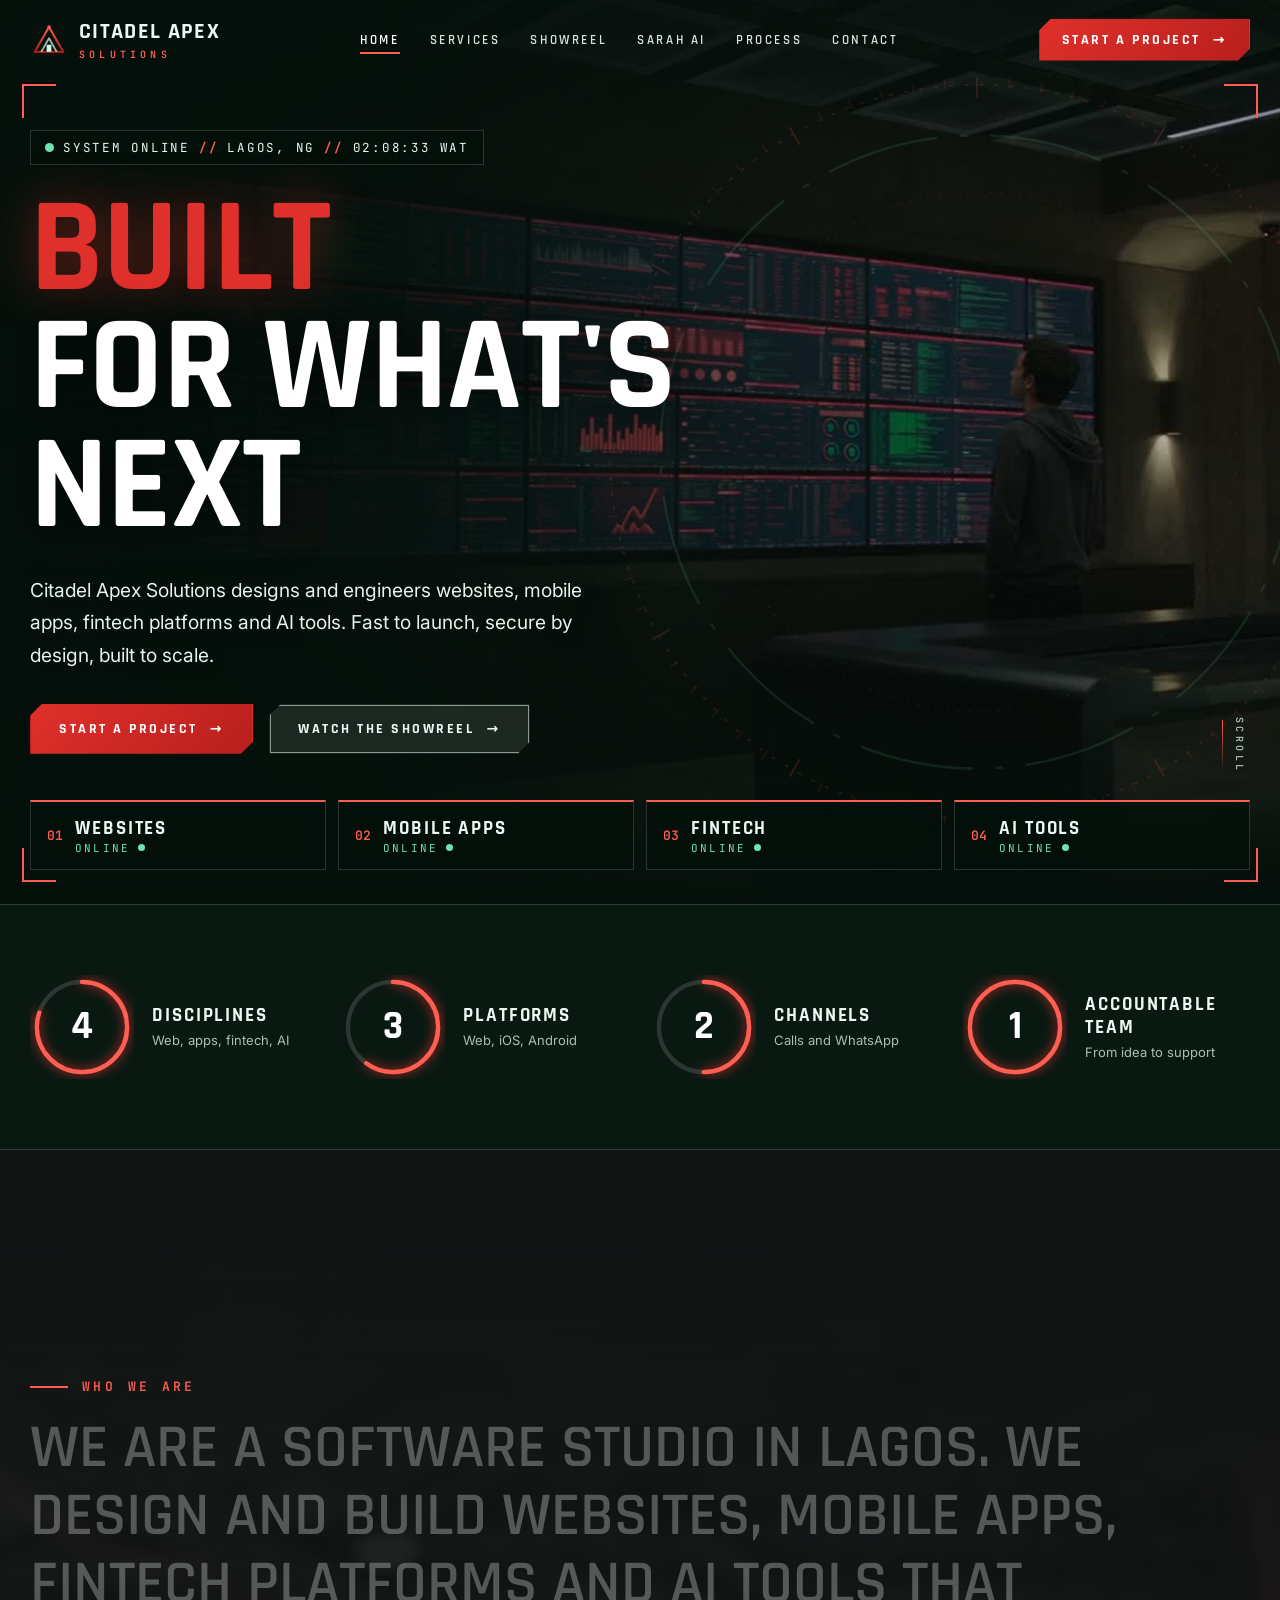
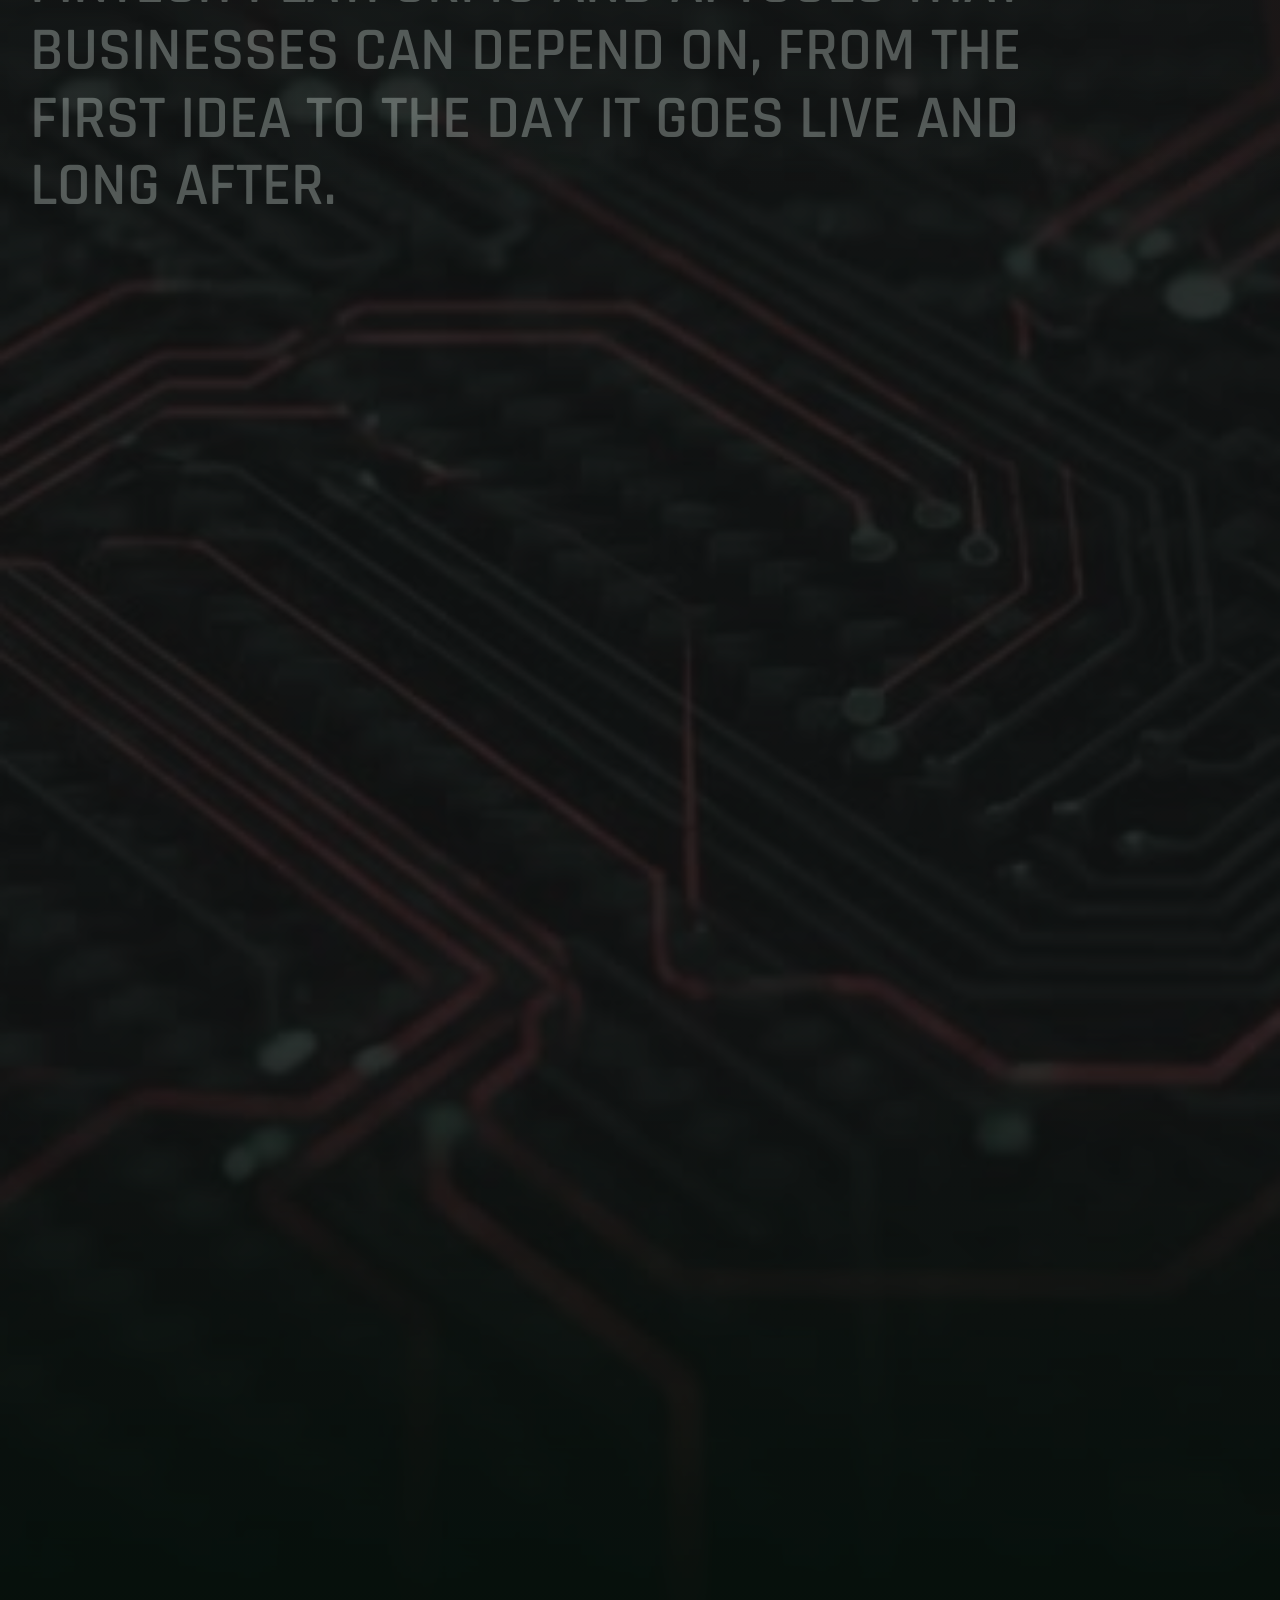
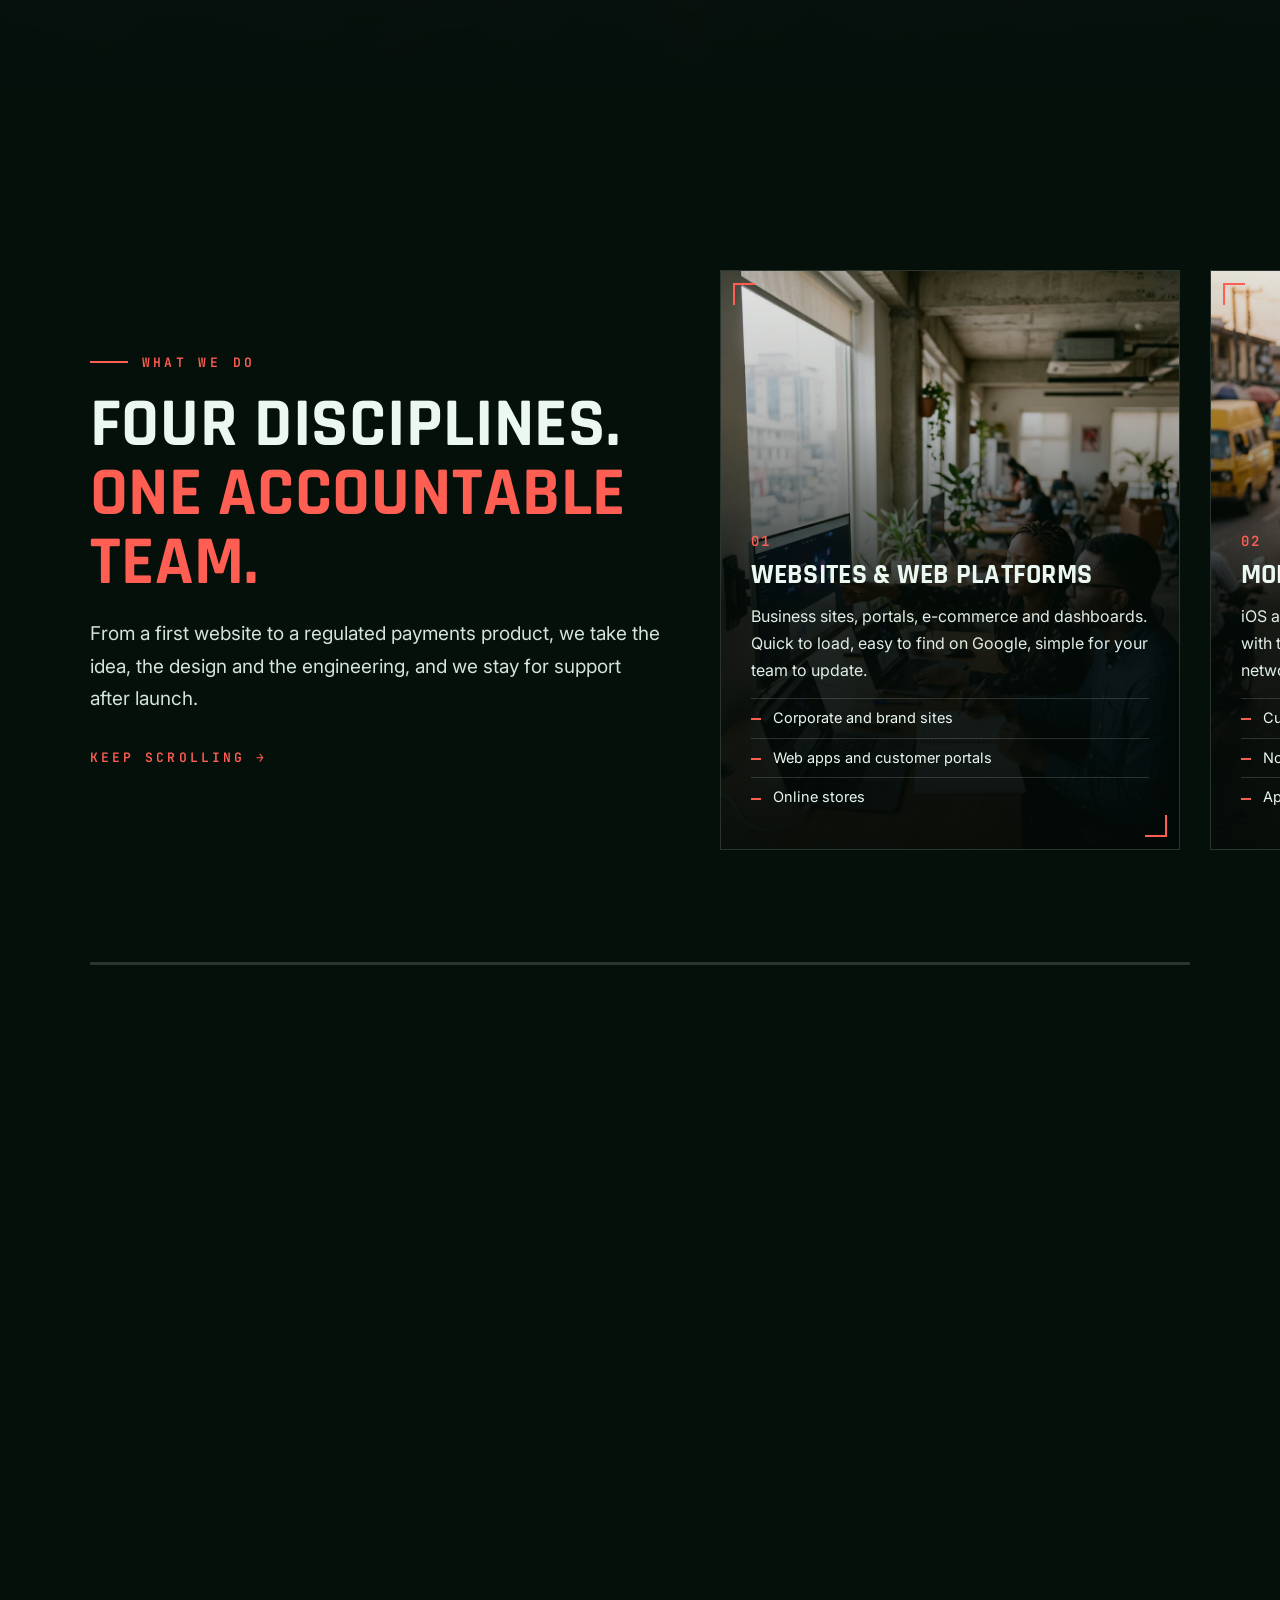
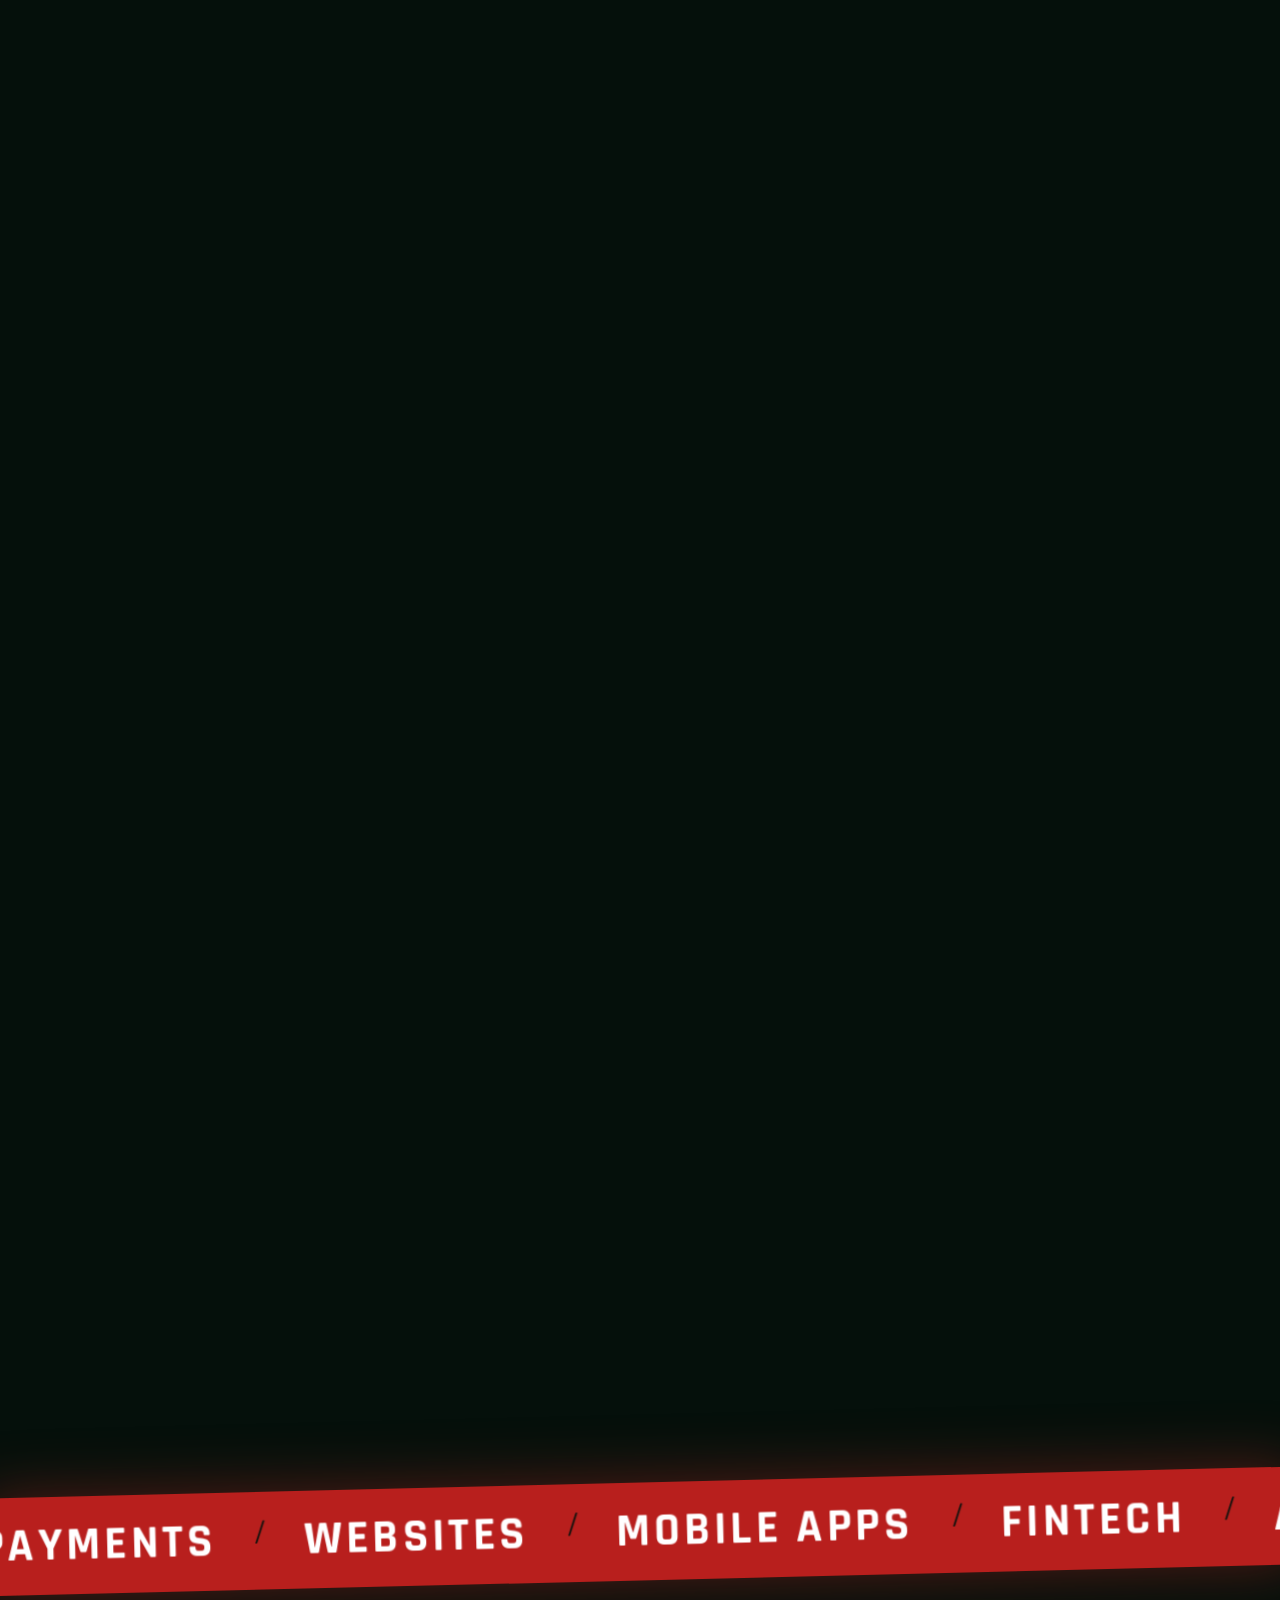
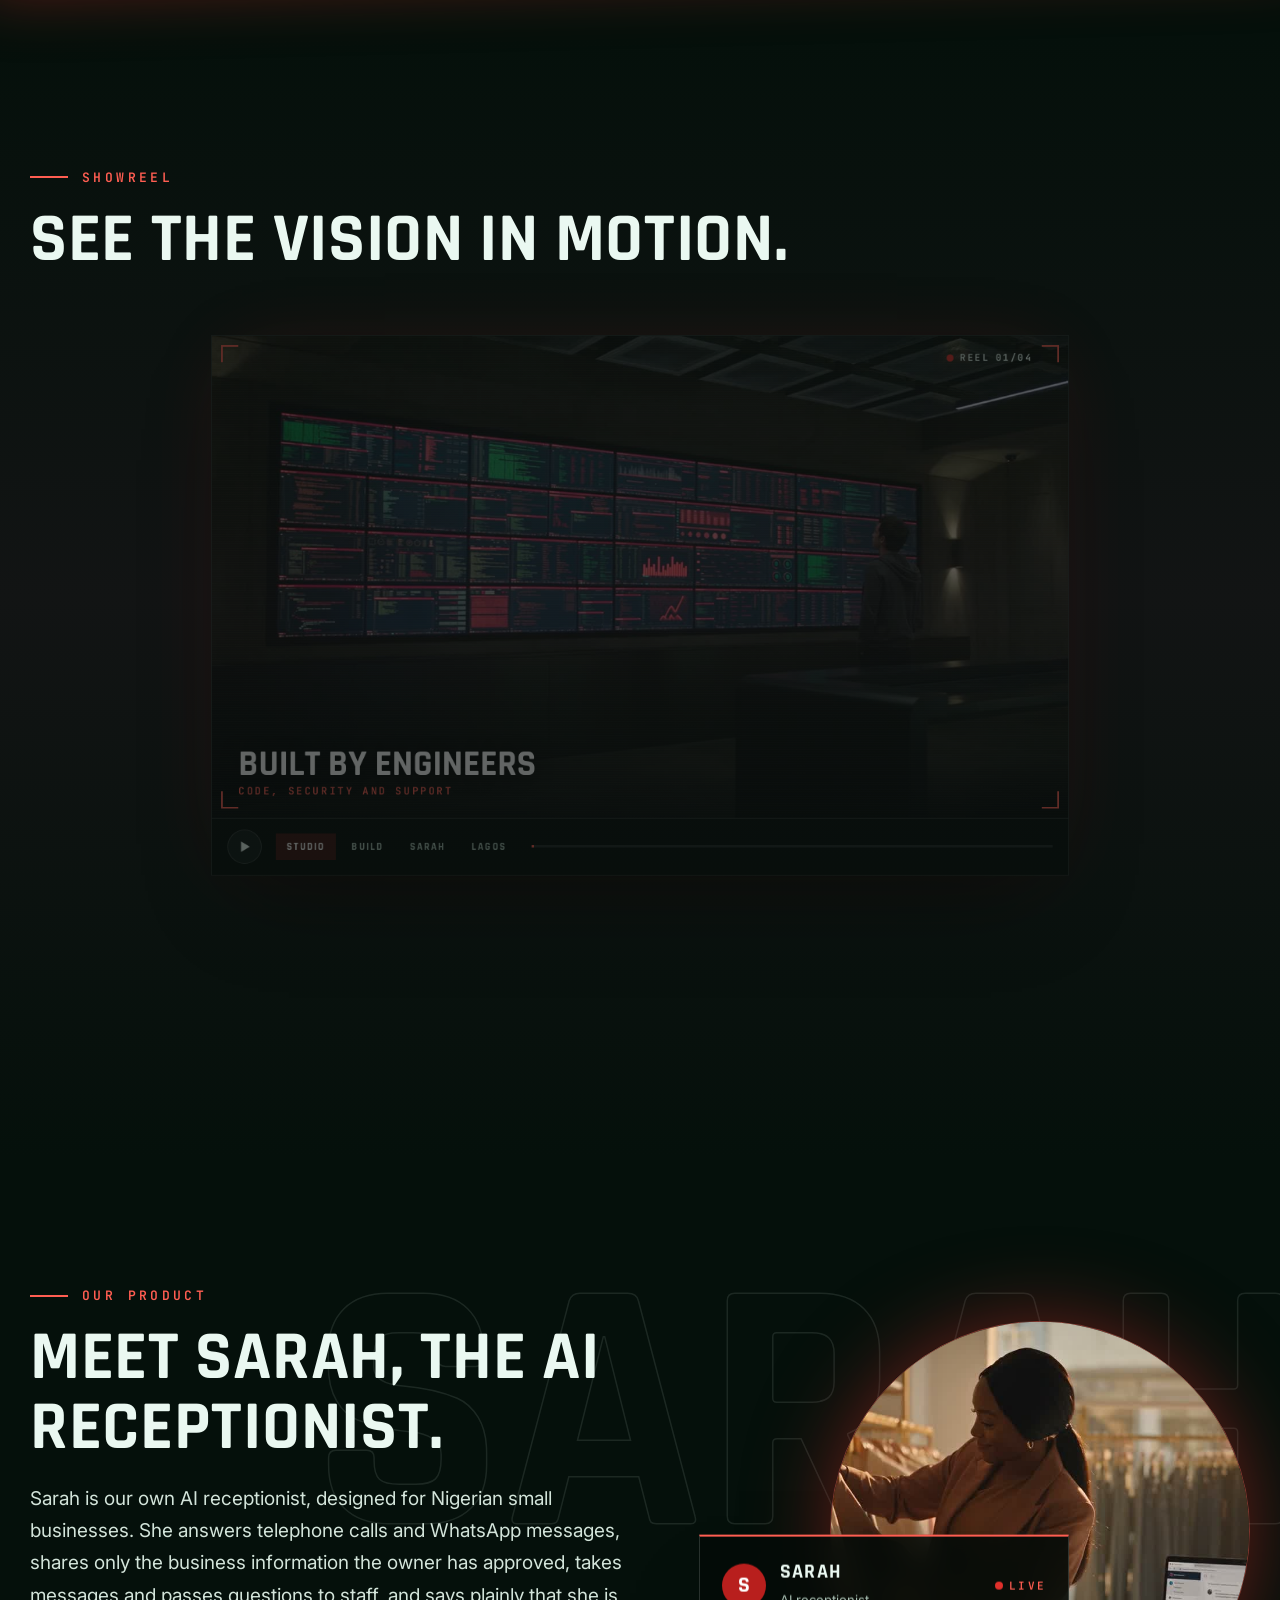
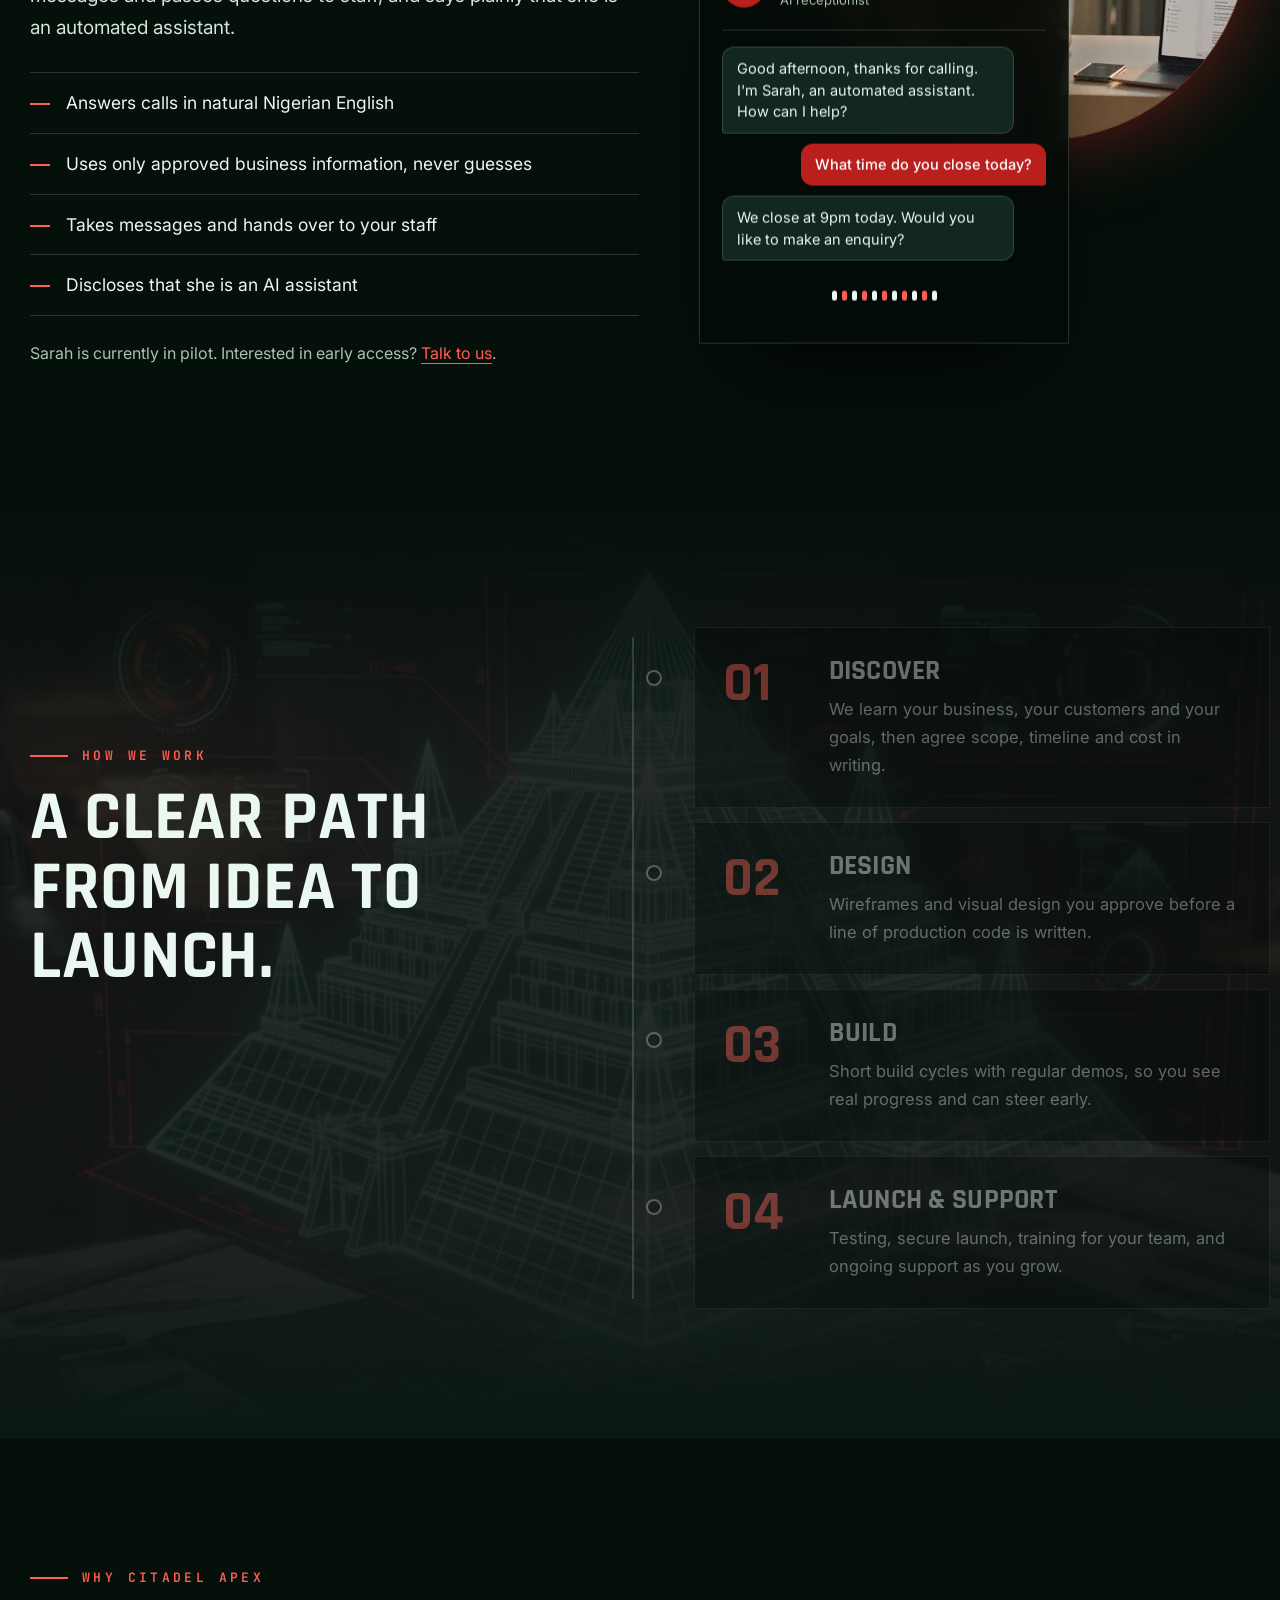
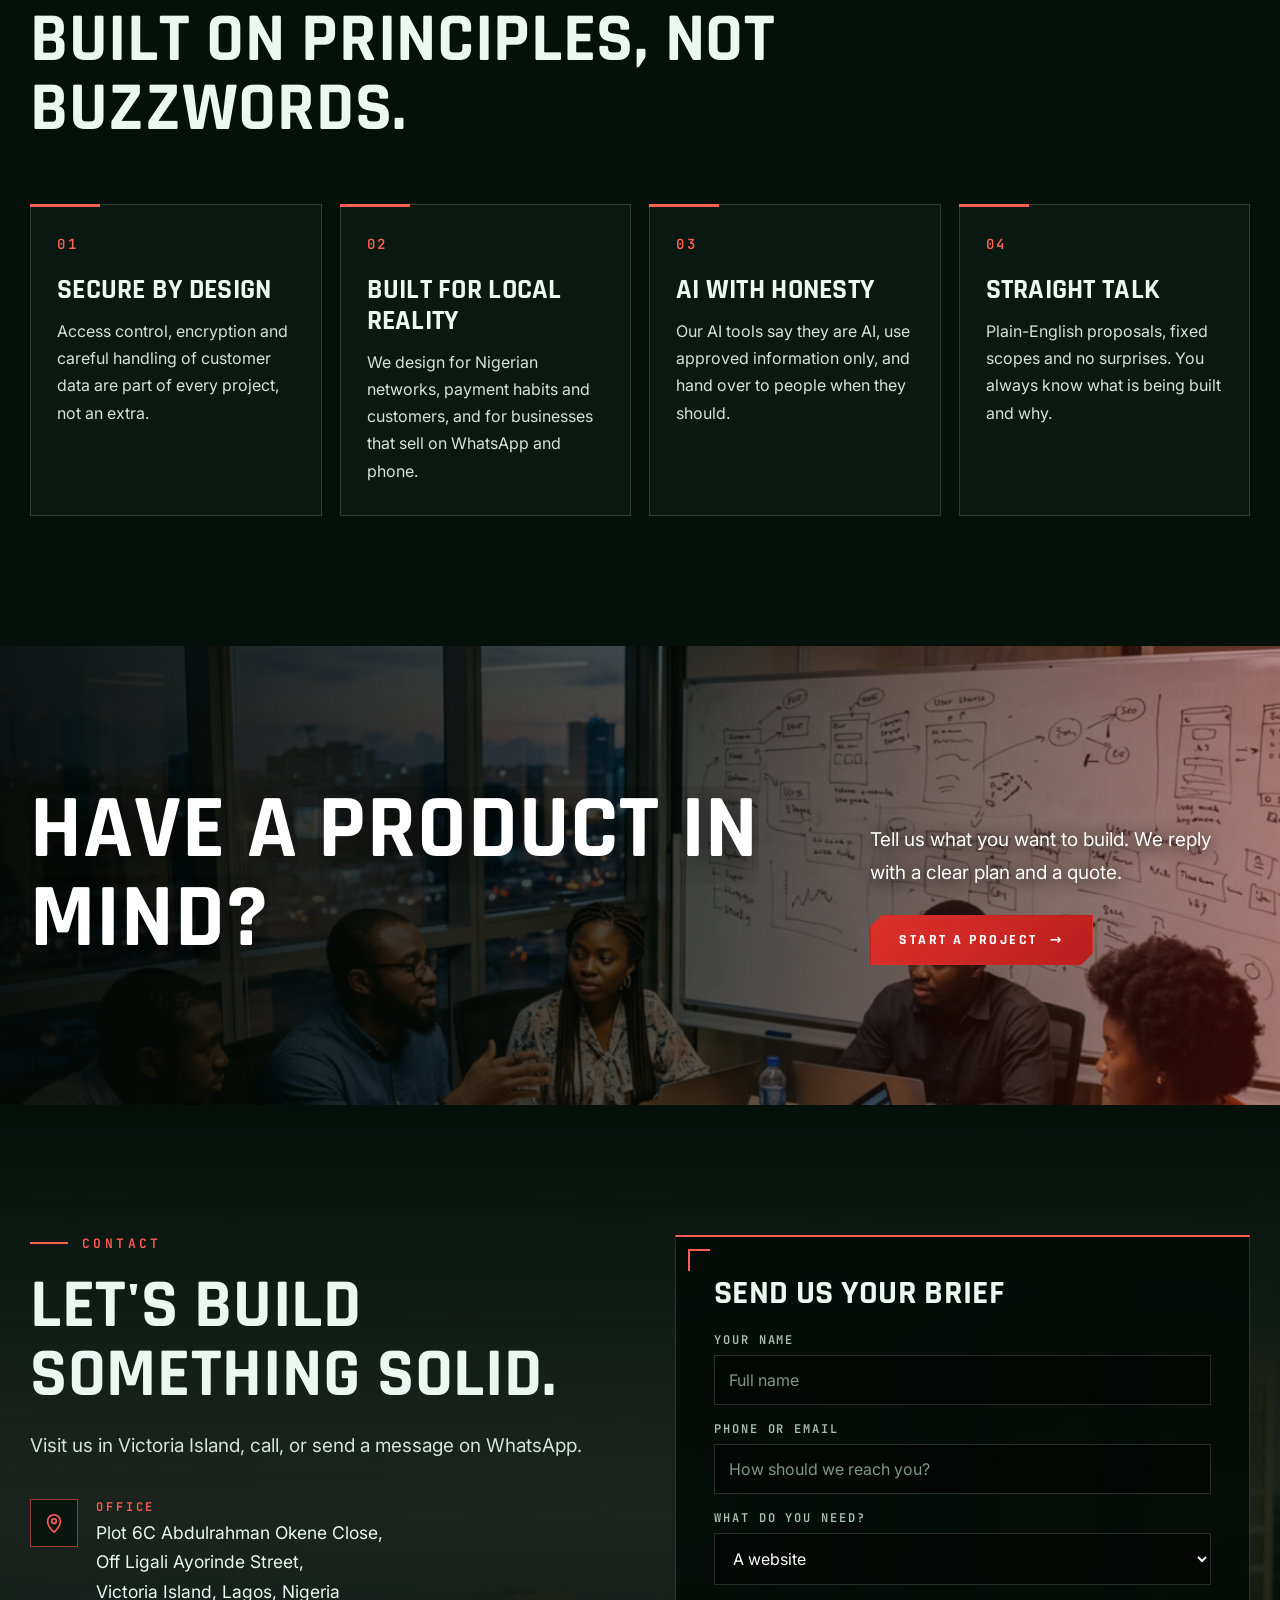
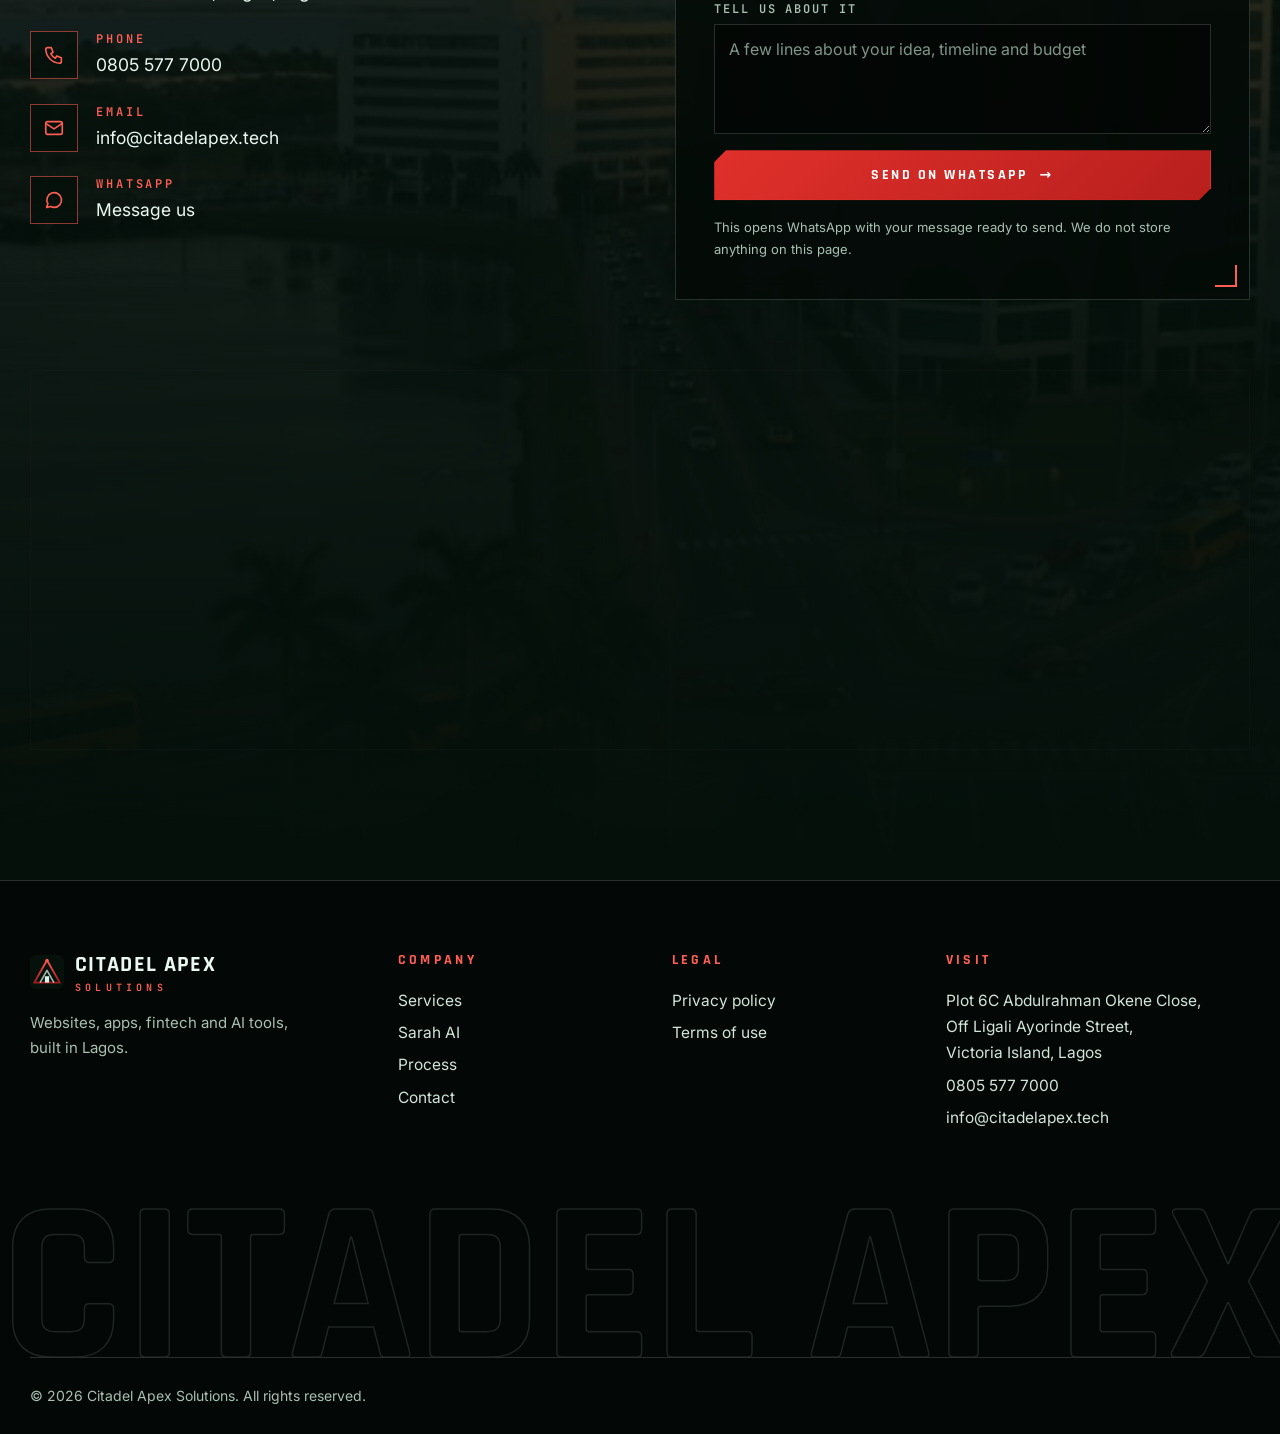
<file: index.html>
<!doctype html>
<html lang="en">
<head>
<meta charset="utf-8">
<meta name="viewport" content="width=device-width, initial-scale=1">
<title>Citadel Apex Solutions | Websites, Apps, Fintech and AI Tools</title>
<meta name="description" content="Citadel Apex Solutions is a Lagos technology company that designs and builds websites, mobile apps, fintech platforms and AI tools for businesses.">
<meta property="og:title" content="Citadel Apex Solutions">
<meta property="og:description" content="Websites, apps, fintech platforms and AI tools, built in Lagos.">
<meta property="og:type" content="website">
<meta property="og:image" content="assets/img/hero-v2.jpg">
<meta name="theme-color" content="#06110c">
<link rel="icon" href="assets/logo.svg" type="image/svg+xml">
<link rel="preconnect" href="https://fonts.googleapis.com">
<link rel="preconnect" href="https://fonts.gstatic.com" crossorigin>
<link href="https://fonts.googleapis.com/css2?family=Rajdhani:wght@500;600;700&family=Inter:wght@400;500;600&family=JetBrains+Mono:wght@400;600&display=swap" rel="stylesheet">
<link rel="stylesheet" href="styles.css">
<script type="application/ld+json">
{"@context":"https://schema.org","@type":"Organization","name":"Citadel Apex Solutions","telephone":"+2348055777000","email":"info@citadelapex.tech","url":"https://citadelapex.tech","address":{"@type":"PostalAddress","streetAddress":"Plot 6C Abdulrahman Okene Close, Off Ligali Ayorinde Street","addressLocality":"Victoria Island","addressRegion":"Lagos","addressCountry":"NG"},"description":"Website, mobile app, fintech and AI tool development company."}
</script>
</head>
<body>
<a class="skip" href="#main">Skip to content</a>
<div class="progress" id="progress" aria-hidden="true"></div>
<div class="reticle" id="reticle" aria-hidden="true"></div>

<header class="nav" id="nav">
  <a class="brand" href="#top" aria-label="Citadel Apex Solutions home">
    <img src="assets/logo.svg" alt="" width="38" height="38">
    <span><b>Citadel Apex</b><small>Solutions</small></span>
  </a>
  <nav id="menu" aria-label="Main">
    <a href="#top">Home</a>
    <a href="#services">Services</a>
    <a href="#reel">Showreel</a>
    <a href="#sarah">Sarah AI</a>
    <a href="#process">Process</a>
    <a href="#contact">Contact</a>
  </nav>
  <a class="btn btn-red nav-cta" href="#contact">Start a project <i class="arr">&rarr;</i></a>
  <button class="burger" id="burger" aria-label="Open menu" aria-expanded="false" aria-controls="menu"><span></span><span></span><span></span></button>
</header>

<main id="main">
<!-- HERO -->
<section class="hero" id="top">
  <div class="hero-media" id="heroMedia" aria-hidden="true">
    <video id="heroVid" autoplay muted loop playsinline poster="assets/img/hero-v2.jpg" preload="auto"><source src="assets/video/citadel-v2.mp4" type="video/mp4"></video>
  </div>
  <div class="hero-scrim" aria-hidden="true"></div>
  <svg class="hud-ring" id="hudRing" viewBox="0 0 600 600" aria-hidden="true">
    <circle cx="300" cy="300" r="290" class="r1"/><circle cx="300" cy="300" r="250" class="r2"/><circle cx="300" cy="300" r="205" class="r3"/>
    <g class="ticks"></g>
  </svg>
  <i class="brk tl"></i><i class="brk tr"></i><i class="brk bl"></i><i class="brk br"></i>

  <div class="wrap hero-grid">
    <div class="hero-copy" id="heroCopy">
      <p class="status"><span class="lamp"></span>System online <b>//</b> Lagos, NG <b>//</b> <time id="clock">--:--:--</time> WAT</p>
      <h1>
        <span class="big red" data-hero>BUILT</span>
        <span class="big" data-hero>FOR WHAT'S</span>
        <span class="big" data-hero>NEXT</span>
      </h1>
      <p class="lead">Citadel Apex Solutions designs and engineers websites, mobile apps, fintech platforms and AI tools. Fast to launch, secure by design, built to scale.</p>
      <div class="cta-row">
        <a class="btn btn-red" href="#contact">Start a project <i class="arr">&rarr;</i></a>
        <a class="btn btn-ghost" href="#reel">Watch the showreel <i class="arr">&rarr;</i></a>
      </div>
    </div>
  </div>

  <ul class="modules" aria-label="What we build">
    <li><a href="#services"><em>01</em><b>Websites</b><span>Online <i></i></span></a></li>
    <li><a href="#services"><em>02</em><b>Mobile apps</b><span>Online <i></i></span></a></li>
    <li><a href="#services"><em>03</em><b>Fintech</b><span>Online <i></i></span></a></li>
    <li><a href="#services"><em>04</em><b>AI tools</b><span>Online <i></i></span></a></li>
  </ul>
  <a class="scroll-cue" href="#readout" aria-label="Scroll down"><span>Scroll</span><i></i></a>
</section>

<!-- READOUTS -->
<section class="readout" id="readout">
  <div class="wrap gauges">
    <div class="gauge reveal" data-count="4" data-fill=".8"><svg viewBox="0 0 120 120"><circle cx="60" cy="60" r="52"/><circle class="arc" cx="60" cy="60" r="52"/></svg><b>0</b><span>Disciplines<br><small>Web, apps, fintech, AI</small></span></div>
    <div class="gauge reveal d1" data-count="3" data-fill=".6"><svg viewBox="0 0 120 120"><circle cx="60" cy="60" r="52"/><circle class="arc" cx="60" cy="60" r="52"/></svg><b>0</b><span>Platforms<br><small>Web, iOS, Android</small></span></div>
    <div class="gauge reveal d2" data-count="2" data-fill=".5"><svg viewBox="0 0 120 120"><circle cx="60" cy="60" r="52"/><circle class="arc" cx="60" cy="60" r="52"/></svg><b>0</b><span>Channels<br><small>Calls and WhatsApp</small></span></div>
    <div class="gauge reveal d3" data-count="1" data-fill="1"><svg viewBox="0 0 120 120"><circle cx="60" cy="60" r="52"/><circle class="arc" cx="60" cy="60" r="52"/></svg><b>0</b><span>Accountable team<br><small>From idea to support</small></span></div>
  </div>
</section>

<!-- STATEMENT -->
<section class="statement" id="statement">
  <img class="bgimg" src="assets/img/texture.jpg" alt="" data-speed="0.1" loading="lazy">
  <div class="pin">
    <div class="wrap">
      <p class="kicker">Who we are</p>
      <p class="words" id="words">We are a software studio in Lagos. We design and build websites, mobile apps, fintech platforms and AI tools that businesses can depend on, from the first idea to the day it goes live and long after.</p>
    </div>
  </div>
</section>

<!-- SERVICES -->
<section class="hscroll" id="services">
  <div class="pin">
    <div class="track" id="hTrack">
      <div class="panel intro">
        <p class="kicker">What we do</p>
        <h2>Four disciplines.<br><em>One accountable team.</em></h2>
        <p class="sub">From a first website to a regulated payments product, we take the idea, the design and the engineering, and we stay for support after launch.</p>
        <p class="hint">Keep scrolling <i class="arr">&rarr;</i></p>
      </div>

      <article class="panel svc">
        <img class="bg" src="assets/img/web-v2.jpg" alt="" loading="lazy">
        <i class="brk tl"></i><i class="brk br"></i>
        <div class="body">
          <span class="num">01</span>
          <h3>Websites &amp; web platforms</h3>
          <p>Business sites, portals, e-commerce and dashboards. Quick to load, easy to find on Google, simple for your team to update.</p>
          <ul><li>Corporate and brand sites</li><li>Web apps and customer portals</li><li>Online stores</li></ul>
        </div>
      </article>
      <article class="panel svc">
        <img class="bg" src="assets/img/app-v2.jpg" alt="" loading="lazy">
        <i class="brk tl"></i><i class="brk br"></i>
        <div class="body">
          <span class="num">02</span>
          <h3>Mobile apps</h3>
          <p>iOS and Android apps your customers enjoy using, with the offline behaviour and speed that real-world networks demand.</p>
          <ul><li>Customer and staff apps</li><li>Notifications and onboarding</li><li>App store launch</li></ul>
        </div>
      </article>
      <article class="panel svc">
        <img class="bg" src="assets/img/pay-v2.jpg" alt="" loading="lazy">
        <i class="brk tl"></i><i class="brk br"></i>
        <div class="body">
          <span class="num">03</span>
          <h3>Fintech solutions</h3>
          <p>Wallets, payment flows, lending and onboarding journeys, designed around security, clear audit trails and compliance from the first line of code.</p>
          <ul><li>Payment and wallet integrations</li><li>Identity and onboarding flows</li><li>Reporting and reconciliation</li></ul>
        </div>
      </article>
      <article class="panel svc">
        <img class="bg" src="assets/img/core-v2.jpg" alt="" loading="lazy">
        <i class="brk tl"></i><i class="brk br"></i>
        <div class="body">
          <span class="num">04</span>
          <h3>AI tools &amp; automation</h3>
          <p>Assistants that answer calls and messages, tools that read documents, and automations that remove repetitive work.</p>
          <ul><li>Voice and chat assistants</li><li>Workflow automation</li><li>Custom AI integrations</li></ul>
        </div>
      </article>
      <div class="panel end"><p class="big-end">Let's build<br>yours.</p><a class="btn btn-red" href="#contact">Start a project <i class="arr">&rarr;</i></a></div>
    </div>
    <div class="hbar" aria-hidden="true"><i id="hFill"></i></div>
  </div>
</section>

<!-- MARQUEE -->
<div class="marquee" aria-hidden="true"><div class="mtrack" id="mtrack">
  <span>WEBSITES</span><b>/</b><span>MOBILE APPS</span><b>/</b><span>FINTECH</span><b>/</b><span>AI TOOLS</span><b>/</b><span>AUTOMATION</span><b>/</b><span>PAYMENTS</span><b>/</b>
  <span>WEBSITES</span><b>/</b><span>MOBILE APPS</span><b>/</b><span>FINTECH</span><b>/</b><span>AI TOOLS</span><b>/</b><span>AUTOMATION</span><b>/</b><span>PAYMENTS</span><b>/</b>
</div></div>

<!-- SHOWREEL -->
<section class="sec reelsec" id="reel">
  <div class="wrap">
    <header class="sec-head">
      <p class="kicker">Showreel</p>
      <h2 data-split>See the vision in motion.</h2>
    </header>
  </div>
  <div class="reel-zoom" id="reelZoom">
    <div class="player" id="player">
      <div class="stage" id="stage">
        <div class="scene active" data-title="Built by engineers" data-sub="Code, security and support"><video muted loop playsinline preload="none" poster="assets/img/hero-v2.jpg" data-src="assets/video/citadel-v2.mp4"></video></div>
        <div class="scene" data-title="Websites and apps, built right" data-sub="Design, code and launch"><video muted loop playsinline preload="none" poster="assets/img/holo_poster-v2.jpg" data-src="assets/video/holo-v2.mp4"></video></div>
        <div class="scene" data-title="Calls answered, even when you are busy" data-sub="AI receptionist for small business"><video muted loop playsinline preload="none" poster="assets/img/core-v2.jpg" data-src="assets/video/core-v2.mp4"></video></div>
        <div class="scene" data-title="Made in Lagos" data-sub="Victoria Island, Nigeria"><video muted loop playsinline preload="none" poster="assets/img/lagos-v2.jpg" data-src="assets/video/lagos-v2.mp4"></video></div>
        <i class="brk tl"></i><i class="brk tr"></i><i class="brk bl"></i><i class="brk br"></i>
        <div class="rec"><span></span>REEL <b id="reelNo">01/04</b></div>
        <div class="caption"><b id="capTitle">Built by engineers</b><span id="capSub">Code, security and support</span></div>
      </div>
      <div class="controls">
        <button class="pp" id="pp" aria-label="Pause showreel"><svg id="ppIcon" width="18" height="18" viewBox="0 0 16 16"><rect x="3" y="2" width="3.5" height="12" fill="currentColor"/><rect x="9.5" y="2" width="3.5" height="12" fill="currentColor"/></svg></button>
        <div class="tabs" role="tablist" aria-label="Scenes">
          <button role="tab" class="on" data-i="0">Studio</button>
          <button role="tab" data-i="1">Build</button>
          <button role="tab" data-i="2">Sarah</button>
          <button role="tab" data-i="3">Lagos</button>
        </div>
        <div class="bar"><i id="barFill"></i></div>
      </div>
    </div>
  </div>
</section>

<!-- SARAH -->
<section class="sec sarahsec" id="sarah">
  <div class="ghost" data-speed="0.12" aria-hidden="true">SARAH</div>
  <div class="wrap sarah-grid">
    <div>
      <p class="kicker">Our product</p>
      <h2 data-split>Meet Sarah, the AI receptionist.</h2>
      <p class="sub reveal">Sarah is our own AI receptionist, designed for Nigerian small businesses. She answers telephone calls and WhatsApp messages, shares only the business information the owner has approved, takes messages and passes questions to staff, and says plainly that she is an automated assistant.</p>
      <ul class="ticks reveal">
        <li>Answers calls in natural Nigerian English</li>
        <li>Uses only approved business information, never guesses</li>
        <li>Takes messages and hands over to your staff</li>
        <li>Discloses that she is an AI assistant</li>
      </ul>
      <p class="note reveal">Sarah is currently in pilot. Interested in early access? <a href="#contact">Talk to us</a>.</p>
    </div>
    <div class="sarah-vis" aria-hidden="true">
      <div class="orb" data-speed="-0.05"><video muted loop playsinline preload="none" poster="assets/img/core-v2.jpg" data-src="assets/video/core-v2.mp4" id="coreVid"></video><i class="brk tl"></i><i class="brk tr"></i><i class="brk bl"></i><i class="brk br"></i></div>
      <div class="call reveal d2" data-speed="0.07">
        <div class="call-top"><div class="avatar">S</div><div><b>Sarah</b><small>AI receptionist</small></div><span class="live">LIVE</span></div>
        <div class="bubbles">
          <p class="m in">Good afternoon, thanks for calling. I'm Sarah, an automated assistant. How can I help?</p>
          <p class="m out">What time do you close today?</p>
          <p class="m in">We close at 9pm today. Would you like to make an enquiry?</p>
        </div>
        <div class="wave"><i></i><i></i><i></i><i></i><i></i><i></i><i></i><i></i><i></i><i></i><i></i></div>
      </div>
    </div>
  </div>
</section>

<!-- PROCESS -->
<section class="sec processsec" id="process">
  <img class="bgimg" src="assets/img/blueprint.jpg" alt="" data-speed="0.12" loading="lazy">
  <div class="wrap process-grid">
    <header class="sec-head sticky-head">
      <p class="kicker">How we work</p>
      <h2 data-split>A clear path from idea to launch.</h2>
    </header>
    <ol class="steps" id="steps">
      <span class="rail" aria-hidden="true"><i id="railFill"></i></span>
      <li><span class="n">01</span><div><h3>Discover</h3><p>We learn your business, your customers and your goals, then agree scope, timeline and cost in writing.</p></div></li>
      <li><span class="n">02</span><div><h3>Design</h3><p>Wireframes and visual design you approve before a line of production code is written.</p></div></li>
      <li><span class="n">03</span><div><h3>Build</h3><p>Short build cycles with regular demos, so you see real progress and can steer early.</p></div></li>
      <li><span class="n">04</span><div><h3>Launch &amp; support</h3><p>Testing, secure launch, training for your team, and ongoing support as you grow.</p></div></li>
    </ol>
  </div>
</section>

<!-- PRINCIPLES -->
<section class="sec" id="why">
  <div class="wrap">
    <header class="sec-head">
      <p class="kicker">Why Citadel Apex</p>
      <h2 data-split>Built on principles, not buzzwords.</h2>
    </header>
    <div class="pillars">
      <div class="pillar reveal"><span>01</span><h3>Secure by design</h3><p>Access control, encryption and careful handling of customer data are part of every project, not an extra.</p></div>
      <div class="pillar reveal d1"><span>02</span><h3>Built for local reality</h3><p>We design for Nigerian networks, payment habits and customers, and for businesses that sell on WhatsApp and phone.</p></div>
      <div class="pillar reveal d2"><span>03</span><h3>AI with honesty</h3><p>Our AI tools say they are AI, use approved information only, and hand over to people when they should.</p></div>
      <div class="pillar reveal d3"><span>04</span><h3>Straight talk</h3><p>Plain-English proposals, fixed scopes and no surprises. You always know what is being built and why.</p></div>
    </div>
  </div>
</section>

<!-- CTA BAND -->
<section class="band">
  <img class="bgimg" src="assets/img/team-v2.jpg" alt="" data-speed="0.1" data-zoom="0.35" loading="lazy">
  <div class="wrap band-in">
    <h2 data-split>Have a product in mind?</h2>
    <div class="reveal"><p>Tell us what you want to build. We reply with a clear plan and a quote.</p><a class="btn btn-red" href="#contact">Start a project <i class="arr">&rarr;</i></a></div>
  </div>
</section>

<!-- CONTACT -->
<section class="sec" id="contact">
  <img class="bgimg lagos" src="assets/img/lagos-v2.jpg" alt="" data-speed="0.08" loading="lazy">
  <div class="wrap contact-grid">
    <div>
      <p class="kicker">Contact</p>
      <h2 data-split>Let's build something solid.</h2>
      <p class="sub reveal">Visit us in Victoria Island, call, or send a message on WhatsApp.</p>
      <ul class="info reveal">
        <li><span class="ic"><svg viewBox="0 0 24 24"><path d="M12 22s7-6.5 7-12a7 7 0 10-14 0c0 5.5 7 12 7 12z"/><circle cx="12" cy="10" r="2.5"/></svg></span>
          <div><b>Office</b><address>Plot 6C Abdulrahman Okene Close,<br>Off Ligali Ayorinde Street,<br>Victoria Island, Lagos, Nigeria</address></div></li>
        <li><span class="ic"><svg viewBox="0 0 24 24"><path d="M5 4h4l2 5-2.5 1.5a11 11 0 005 5L15 13l5 2v4a2 2 0 01-2 2A16 16 0 013 6a2 2 0 012-2z"/></svg></span>
          <div><b>Phone</b><a href="tel:+2348055777000">0805 577 7000</a></div></li>
        <li><span class="ic"><svg viewBox="0 0 24 24"><rect x="3" y="5" width="18" height="14" rx="2"/><path d="M3 7l9 6 9-6"/></svg></span>
          <div><b>Email</b><a href="mailto:info@citadelapex.tech">info@citadelapex.tech</a></div></li>
        <li><span class="ic"><svg viewBox="0 0 24 24"><path d="M4 20l1.3-4A8 8 0 1112 20a8 8 0 01-3.6-.9z"/></svg></span>
          <div><b>WhatsApp</b><a href="https://wa.me/2348055777000" rel="noopener">Message us</a></div></li>
      </ul>
    </div>

    <div class="reveal d2">
      <form class="form" id="form" novalidate>
        <i class="brk tl"></i><i class="brk br"></i>
        <h3>Send us your brief</h3>
        <label>Your name<input name="name" required autocomplete="name" placeholder="Full name"></label>
        <label>Phone or email<input name="contact" required autocomplete="tel" placeholder="How should we reach you?"></label>
        <label>What do you need?
          <select name="type">
            <option>A website</option><option>A mobile app</option><option>A fintech product</option><option>An AI tool or assistant</option><option>Something else</option>
          </select></label>
        <label>Tell us about it<textarea name="msg" rows="4" placeholder="A few lines about your idea, timeline and budget"></textarea></label>
        <button class="btn btn-red" type="submit">Send on WhatsApp <i class="arr">&rarr;</i></button>
        <p class="fine" id="formNote">This opens WhatsApp with your message ready to send. We do not store anything on this page.</p>
      </form>
    </div>
  </div>
  <div class="wrap">
    <div class="map reveal">
      <iframe title="Map of Citadel Apex Solutions office" loading="lazy" referrerpolicy="no-referrer-when-downgrade"
        src="https://maps.google.com/maps?q=Plot%206C%20Abdulrahman%20Okene%20Close%2C%20Off%20Ligali%20Ayorinde%20Street%2C%20Victoria%20Island%2C%20Lagos&amp;output=embed"></iframe>
    </div>
  </div>
</section>
</main>

<footer class="foot">
  <div class="wrap foot-in">
    <div class="foot-brand">
      <a class="brand" href="#top"><img src="assets/logo.svg" alt="" width="34" height="34"><span><b>Citadel Apex</b><small>Solutions</small></span></a>
      <p>Websites, apps, fintech and AI tools, built in Lagos.</p>
    </div>
    <div><h4>Company</h4><a href="#services">Services</a><a href="#sarah">Sarah AI</a><a href="#process">Process</a><a href="#contact">Contact</a></div>
    <div><h4>Legal</h4><a href="privacy.html">Privacy policy</a><a href="terms.html">Terms of use</a></div>
    <div><h4>Visit</h4><address>Plot 6C Abdulrahman Okene Close,<br>Off Ligali Ayorinde Street,<br>Victoria Island, Lagos</address><a href="tel:+2348055777000">0805 577 7000</a><a href="mailto:info@citadelapex.tech">info@citadelapex.tech</a></div>
  </div>
  <div class="mark" data-speed="-0.05" aria-hidden="true">CITADEL APEX</div>
  <div class="wrap copy">&copy; <span id="yr">2026</span> Citadel Apex Solutions. All rights reserved.</div>
</footer>

<script src="script.js"></script>
</body>
</html>
</file>
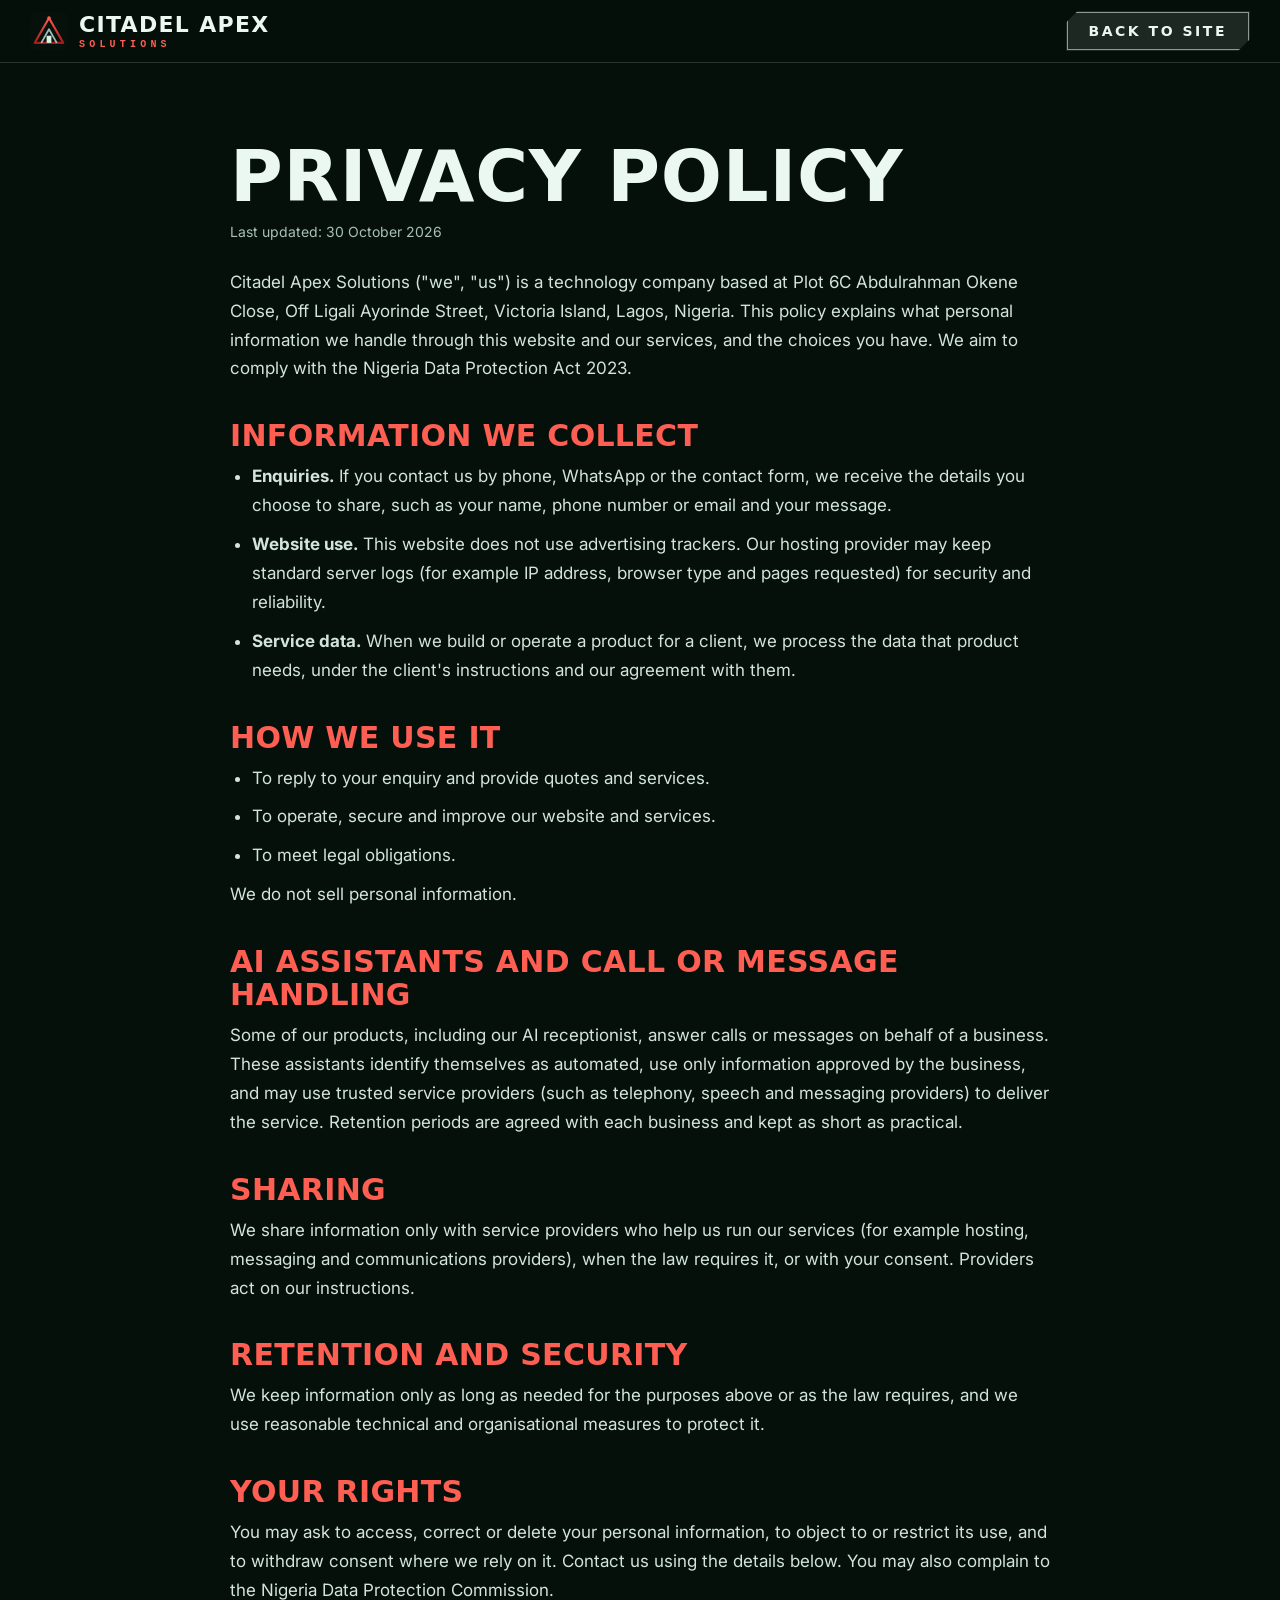
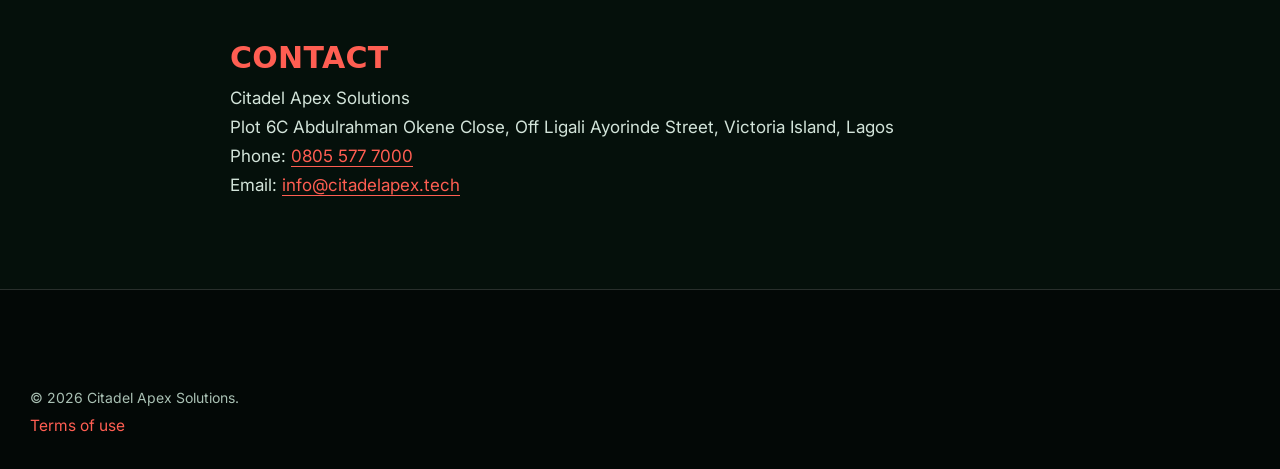
<file: privacy.html>
<!doctype html>
<html lang="en">
<head>
<meta charset="utf-8">
<meta name="viewport" content="width=device-width, initial-scale=1">
<title>Privacy Policy | Citadel Apex Solutions</title>
<meta name="description" content="How Citadel Apex Solutions collects, uses and protects personal information.">
<link rel="icon" href="assets/logo.svg" type="image/svg+xml">
<link rel="preconnect" href="https://fonts.googleapis.com"><link rel="preconnect" href="https://fonts.gstatic.com" crossorigin>
<link href="https://fonts.googleapis.com/css2?family=Bodoni+Moda:opsz,wght@6..96,500;6..96,700;6..96,900&family=Inter:wght@400;500;600&display=swap" rel="stylesheet">
<link rel="stylesheet" href="styles.css">
</head>
<body>
<header class="nav stuck">
  <a class="brand" href="index.html"><img src="assets/logo.svg" alt="" width="38" height="38"><span><b>Citadel Apex</b><small>Solutions</small></span></a>
  <a class="btn btn-ghost nav-cta" href="index.html" style="margin-left:auto">Back to site</a>
</header>
<main class="wrap legal">
  <h1>Privacy Policy</h1>
  <p class="upd">Last updated: 30 October 2026</p>

  <p>Citadel Apex Solutions ("we", "us") is a technology company based at Plot 6C Abdulrahman Okene Close, Off Ligali Ayorinde Street, Victoria Island, Lagos, Nigeria. This policy explains what personal information we handle through this website and our services, and the choices you have. We aim to comply with the Nigeria Data Protection Act 2023.</p>

  <h2>Information we collect</h2>
  <ul>
    <li><b>Enquiries.</b> If you contact us by phone, WhatsApp or the contact form, we receive the details you choose to share, such as your name, phone number or email and your message.</li>
    <li><b>Website use.</b> This website does not use advertising trackers. Our hosting provider may keep standard server logs (for example IP address, browser type and pages requested) for security and reliability.</li>
    <li><b>Service data.</b> When we build or operate a product for a client, we process the data that product needs, under the client's instructions and our agreement with them.</li>
  </ul>

  <h2>How we use it</h2>
  <ul>
    <li>To reply to your enquiry and provide quotes and services.</li>
    <li>To operate, secure and improve our website and services.</li>
    <li>To meet legal obligations.</li>
  </ul>
  <p>We do not sell personal information.</p>

  <h2>AI assistants and call or message handling</h2>
  <p>Some of our products, including our AI receptionist, answer calls or messages on behalf of a business. These assistants identify themselves as automated, use only information approved by the business, and may use trusted service providers (such as telephony, speech and messaging providers) to deliver the service. Retention periods are agreed with each business and kept as short as practical.</p>

  <h2>Sharing</h2>
  <p>We share information only with service providers who help us run our services (for example hosting, messaging and communications providers), when the law requires it, or with your consent. Providers act on our instructions.</p>

  <h2>Retention and security</h2>
  <p>We keep information only as long as needed for the purposes above or as the law requires, and we use reasonable technical and organisational measures to protect it.</p>

  <h2>Your rights</h2>
  <p>You may ask to access, correct or delete your personal information, to object to or restrict its use, and to withdraw consent where we rely on it. Contact us using the details below. You may also complain to the Nigeria Data Protection Commission.</p>

  <h2>Contact</h2>
  <p>Citadel Apex Solutions<br>Plot 6C Abdulrahman Okene Close, Off Ligali Ayorinde Street, Victoria Island, Lagos<br>Phone: <a href="tel:+2348055777000">0805 577 7000</a><br>Email: <a href="mailto:info@citadelapex.tech">info@citadelapex.tech</a></p>
</main>
<footer class="foot"><div class="wrap copy" style="margin-top:0;border-top:0">&copy; <span id="yr">2026</span> Citadel Apex Solutions. <a href="terms.html" style="color:var(--red3)">Terms of use</a></div></footer>
</body>
</html>
</file>
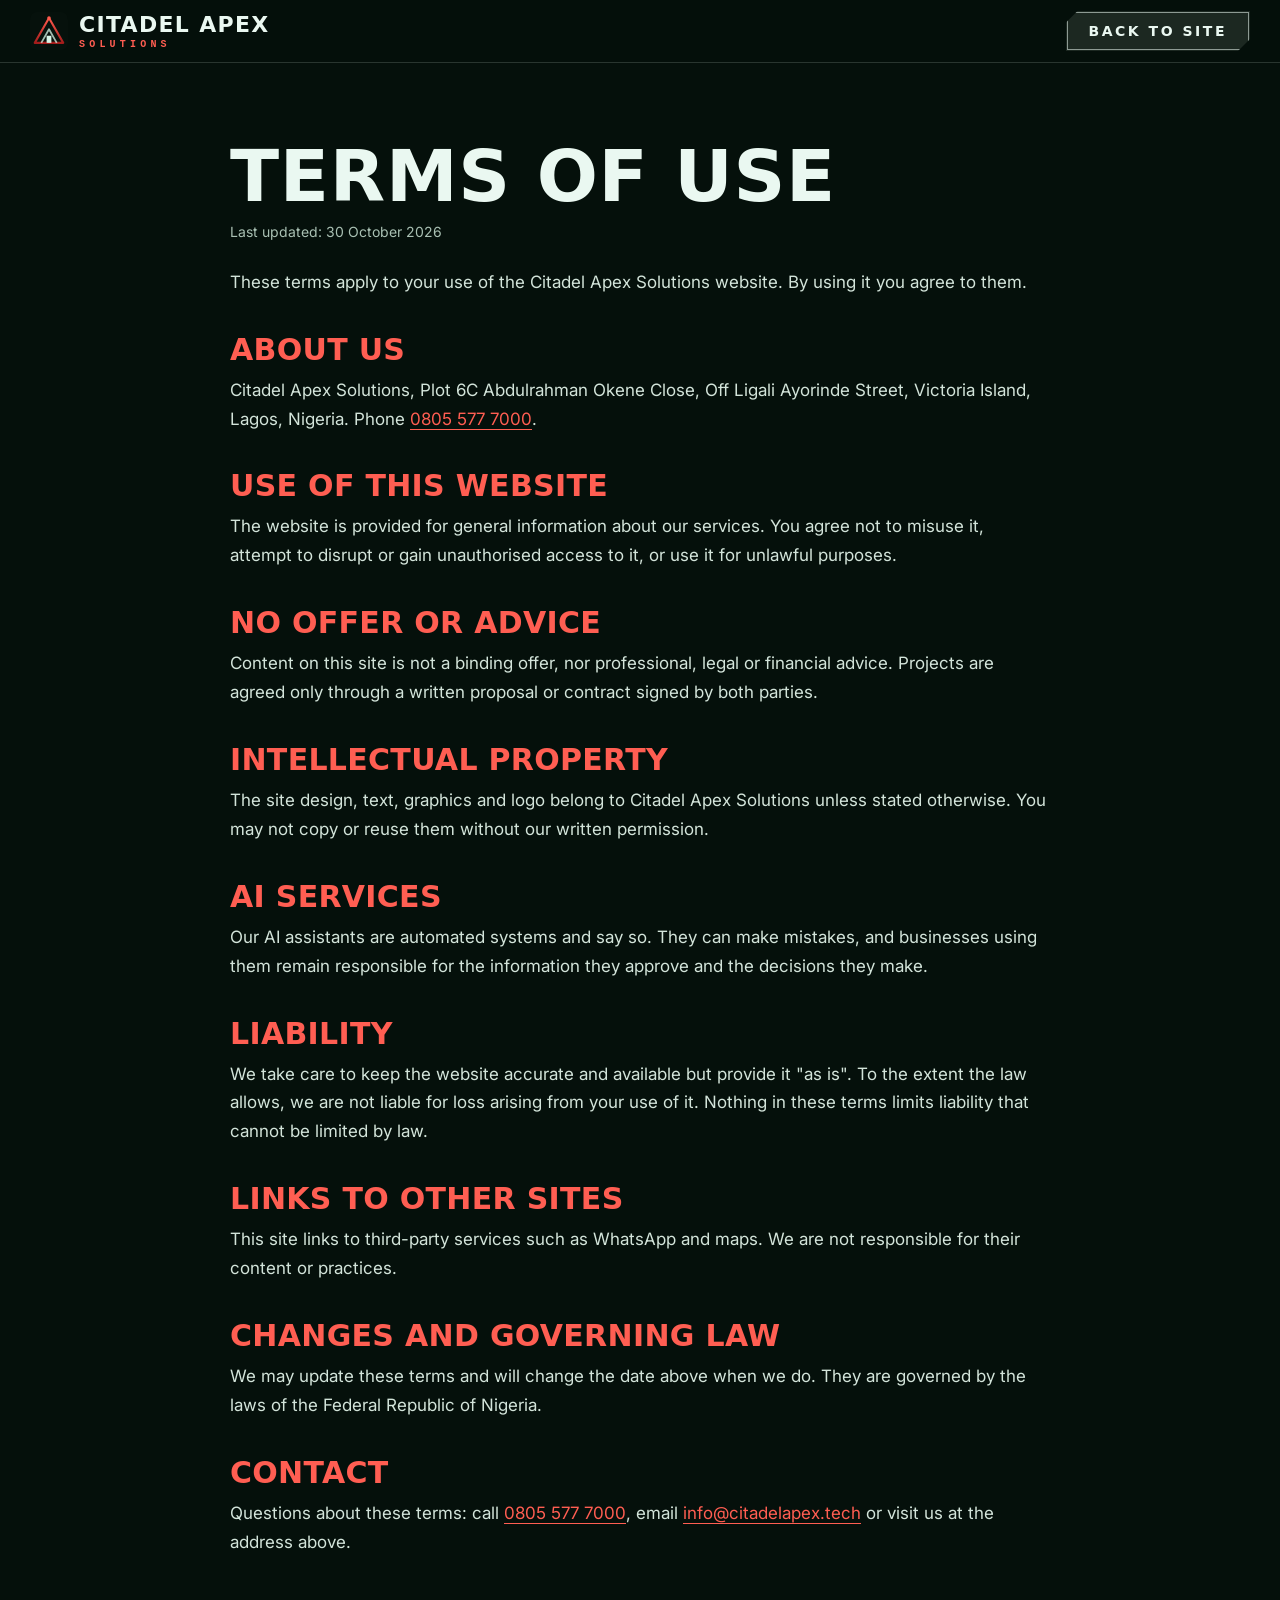
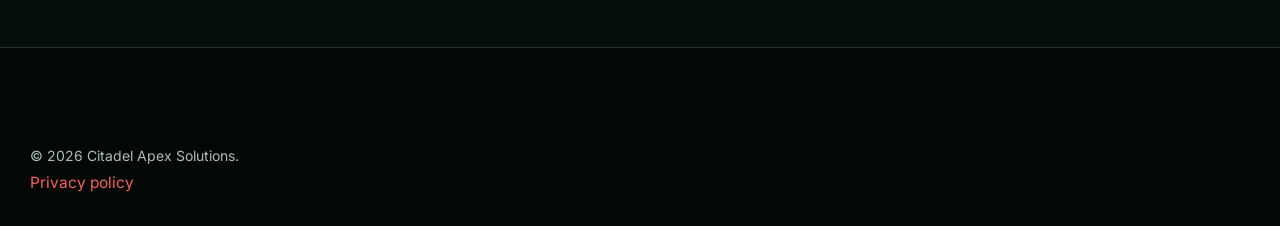
<file: terms.html>
<!doctype html>
<html lang="en">
<head>
<meta charset="utf-8">
<meta name="viewport" content="width=device-width, initial-scale=1">
<title>Terms of Use | Citadel Apex Solutions</title>
<meta name="description" content="Terms for using the Citadel Apex Solutions website.">
<link rel="icon" href="assets/logo.svg" type="image/svg+xml">
<link rel="preconnect" href="https://fonts.googleapis.com"><link rel="preconnect" href="https://fonts.gstatic.com" crossorigin>
<link href="https://fonts.googleapis.com/css2?family=Bodoni+Moda:opsz,wght@6..96,500;6..96,700;6..96,900&family=Inter:wght@400;500;600&display=swap" rel="stylesheet">
<link rel="stylesheet" href="styles.css">
</head>
<body>
<header class="nav stuck">
  <a class="brand" href="index.html"><img src="assets/logo.svg" alt="" width="38" height="38"><span><b>Citadel Apex</b><small>Solutions</small></span></a>
  <a class="btn btn-ghost nav-cta" href="index.html" style="margin-left:auto">Back to site</a>
</header>
<main class="wrap legal">
  <h1>Terms of Use</h1>
  <p class="upd">Last updated: 30 October 2026</p>

  <p>These terms apply to your use of the Citadel Apex Solutions website. By using it you agree to them.</p>

  <h2>About us</h2>
  <p>Citadel Apex Solutions, Plot 6C Abdulrahman Okene Close, Off Ligali Ayorinde Street, Victoria Island, Lagos, Nigeria. Phone <a href="tel:+2348055777000">0805 577 7000</a>.</p>

  <h2>Use of this website</h2>
  <p>The website is provided for general information about our services. You agree not to misuse it, attempt to disrupt or gain unauthorised access to it, or use it for unlawful purposes.</p>

  <h2>No offer or advice</h2>
  <p>Content on this site is not a binding offer, nor professional, legal or financial advice. Projects are agreed only through a written proposal or contract signed by both parties.</p>

  <h2>Intellectual property</h2>
  <p>The site design, text, graphics and logo belong to Citadel Apex Solutions unless stated otherwise. You may not copy or reuse them without our written permission.</p>

  <h2>AI services</h2>
  <p>Our AI assistants are automated systems and say so. They can make mistakes, and businesses using them remain responsible for the information they approve and the decisions they make.</p>

  <h2>Liability</h2>
  <p>We take care to keep the website accurate and available but provide it "as is". To the extent the law allows, we are not liable for loss arising from your use of it. Nothing in these terms limits liability that cannot be limited by law.</p>

  <h2>Links to other sites</h2>
  <p>This site links to third-party services such as WhatsApp and maps. We are not responsible for their content or practices.</p>

  <h2>Changes and governing law</h2>
  <p>We may update these terms and will change the date above when we do. They are governed by the laws of the Federal Republic of Nigeria.</p>

  <h2>Contact</h2>
  <p>Questions about these terms: call <a href="tel:+2348055777000">0805 577 7000</a>, email <a href="mailto:info@citadelapex.tech">info@citadelapex.tech</a> or visit us at the address above.</p>
</main>
<footer class="foot"><div class="wrap copy" style="margin-top:0;border-top:0">&copy; <span id="yr">2026</span> Citadel Apex Solutions. <a href="privacy.html" style="color:var(--red3)">Privacy policy</a></div></footer>
</body>
</html>
</file>
<file: styles.css>
:root{
  --char:#121414;--forest:#05100b;--forest2:#0a1812;--panel:rgba(4,11,8,.86);
  --red:#b81f1d;--red2:#e0302b;--red3:#ff5e52;
  --mint:#eaf8f1;--acc:#6fe3b0;--body:#d3e4da;--sage:#a9c0b3;
  --line:rgba(234,248,241,.16);
  --ease:cubic-bezier(.2,.7,.2,1);
  --head:'Rajdhani','Arial Narrow',system-ui,sans-serif;--sans:'Inter',system-ui,sans-serif;--mono:'JetBrains Mono',ui-monospace,Menlo,monospace;
}
*{box-sizing:border-box;margin:0;padding:0}
html{scroll-behavior:smooth;scroll-padding-top:70px;overflow-x:clip}
body{background:var(--forest);color:var(--body);font:400 17px/1.7 var(--sans);-webkit-font-smoothing:antialiased;overflow-x:clip}
img,svg,video,iframe{display:block;max-width:100%}
a{color:inherit;text-decoration:none}
ul,ol{list-style:none}
address{font-style:normal}
[hidden]{display:none!important}
.wrap{width:min(1220px,100% - 44px);margin-inline:auto}
.skip{position:absolute;left:-999px;top:8px;background:var(--red);color:#fff;padding:8px 14px;z-index:300}
.skip:focus{left:8px}
.progress{position:fixed;top:0;left:0;height:3px;width:0;background:linear-gradient(90deg,var(--red2),var(--red3));box-shadow:0 0 12px var(--red2);z-index:220}
.arr{font-style:normal;display:inline-block;transition:transform .3s var(--ease)}
.btn:hover .arr{transform:translateX(5px)}
.reticle{position:fixed;left:0;top:0;width:34px;height:34px;margin:-17px 0 0 -17px;border:1.5px solid var(--red3);border-radius:50%;pointer-events:none;z-index:250;opacity:0;transition:opacity .3s,width .25s,height .25s,margin .25s,background .25s;mix-blend-mode:screen}
.reticle::before,.reticle::after{content:"";position:absolute;background:var(--red3)}
.reticle::before{left:50%;top:-7px;bottom:-7px;width:1px}
.reticle::after{top:50%;left:-7px;right:-7px;height:1px}
.reticle.on{opacity:.9}
.reticle.big{width:60px;height:60px;margin:-30px 0 0 -30px;background:rgba(255,94,82,.1)}
@media (pointer:coarse){.reticle{display:none}}

/* HUD corner brackets (any positioned parent) */
.brk{position:absolute;width:22px;height:22px;border:0 solid var(--red3);pointer-events:none;z-index:3}
.brk.tl{left:12px;top:12px;border-width:2px 0 0 2px}
.brk.tr{right:12px;top:12px;border-width:2px 2px 0 0}
.brk.bl{left:12px;bottom:12px;border-width:0 0 2px 2px}
.brk.br{right:12px;bottom:12px;border-width:0 2px 2px 0}

/* NAV */
.nav{position:fixed;inset:0 0 auto 0;z-index:200;display:flex;align-items:center;gap:30px;padding:18px max(22px,calc((100% - 1220px)/2));transition:background .35s,border-color .35s,padding .35s;border-bottom:1px solid transparent}
.nav.stuck{background:rgba(5,16,11,.9);backdrop-filter:blur(14px);border-color:var(--line);padding-block:11px}
.brand{display:flex;align-items:center;gap:11px;white-space:nowrap}
.brand span{display:flex;flex-direction:column;line-height:1.05}
.brand b{font:700 22px var(--head);letter-spacing:.06em;text-transform:uppercase;color:var(--mint)}
.brand small{font:600 10px var(--mono);letter-spacing:.42em;text-transform:uppercase;color:var(--red3);margin-top:2px}
#menu{display:flex;gap:30px;margin-inline:auto}
#menu a{font:600 13px var(--head);letter-spacing:.2em;text-transform:uppercase;color:var(--body);position:relative;padding:6px 0;transition:color .25s}
#menu a::after{content:"";position:absolute;left:0;bottom:0;height:2px;width:0;background:var(--red3);transition:width .35s var(--ease)}
#menu a:hover,#menu a.on{color:#fff}
#menu a:hover::after,#menu a.on::after{width:100%}
.burger{display:none;background:none;border:0;width:42px;height:42px;cursor:pointer;margin-left:auto;flex-direction:column;justify-content:center;gap:6px;align-items:center}
.burger span{display:block;width:24px;height:2px;background:var(--mint);transition:.3s}

/* BUTTONS */
.btn{display:inline-flex;align-items:center;gap:12px;font:700 14px var(--head);letter-spacing:.18em;text-transform:uppercase;padding:15px 28px;border:1px solid transparent;clip-path:polygon(12px 0,100% 0,100% calc(100% - 12px),calc(100% - 12px) 100%,0 100%,0 12px);cursor:pointer;transition:transform .3s var(--ease),background .3s,box-shadow .3s,filter .3s;white-space:nowrap}
.btn:hover{transform:translateY(-2px)}
.btn-red{background:linear-gradient(135deg,var(--red2),var(--red));color:#fff;filter:drop-shadow(0 8px 18px rgba(224,48,43,.5))}
.btn-red:hover{background:linear-gradient(135deg,var(--red3),var(--red2))}
.btn-ghost{background:rgba(234,248,241,.1);color:var(--mint);box-shadow:inset 0 0 0 1px rgba(234,248,241,.55)}
.btn-ghost:hover{background:rgba(234,248,241,.2)}
.nav-cta{padding:11px 22px}

/* TYPE */
.kicker{font:600 13px var(--mono);letter-spacing:.26em;text-transform:uppercase;color:var(--red3);margin-bottom:20px;display:flex;align-items:center;gap:14px}
.kicker::before{content:"";width:38px;height:2px;background:var(--red3)}
h1,h2,h3{font-family:var(--head);font-weight:700;text-transform:uppercase;letter-spacing:.01em;color:var(--mint)}
h2{font-size:clamp(40px,5.4vw,78px);line-height:1}
h2 em{font-style:normal;color:var(--red3)}
h3{font-size:28px;line-height:1.1}
.sub{color:var(--body);font-size:19px;margin-top:20px;max-width:640px}
.sec{padding:130px 0;position:relative;overflow:hidden}
.sec-head{max-width:800px;margin-bottom:60px;position:relative}
.w{display:inline-block;overflow:hidden;vertical-align:top;padding-bottom:.1em;margin-bottom:-.1em}
.w>span{display:inline-block;transform:translateY(112%);transition:transform 1s var(--ease)}
.split-in .w>span{transform:none}
.bgimg{position:absolute;left:0;top:-12%;width:100%;height:124%;object-fit:cover;z-index:0;will-change:transform;pointer-events:none}
.sec>.wrap,.band>.wrap{position:relative;z-index:2}

/* HERO */
.hero{position:relative;min-height:100vh;display:flex;align-items:center;padding:130px 0 150px;overflow:hidden;isolation:isolate;background:var(--forest)}
.hero-media{position:absolute;inset:0;z-index:-3;will-change:transform}
.hero-media video{width:100%;height:100%;object-fit:cover;object-position:70% 50%}
.hero-scrim{position:absolute;inset:0;z-index:-2;background:linear-gradient(90deg,var(--forest) 0%,rgba(5,16,11,.94) 30%,rgba(5,16,11,.5) 58%,rgba(5,16,11,.1) 100%),linear-gradient(0deg,var(--forest),transparent 28%),linear-gradient(180deg,rgba(5,16,11,.7),transparent 22%)}
.hud-ring{position:absolute;right:-6%;top:50%;width:min(62vw,760px);transform:translateY(-50%);z-index:-1;opacity:.16;pointer-events:none;will-change:transform}
.hud-ring circle{fill:none;stroke:var(--red3);stroke-width:1.2}
.hud-ring .r1{stroke-dasharray:3 9;animation:spin 60s linear infinite;transform-origin:center}
.hud-ring .r2{stroke:var(--acc);stroke-dasharray:90 18 6 18;stroke-width:2;animation:spin 40s linear infinite reverse;transform-origin:center;opacity:.7}
.hud-ring .r3{stroke-dasharray:1 7;animation:spin 90s linear infinite;transform-origin:center}
.hud-ring .ticks line{stroke:var(--red3);stroke-width:1.5}
@keyframes spin{to{transform:rotate(360deg)}}
.hero .brk{width:34px;height:34px}
.hero .brk.tl{left:22px;top:84px}.hero .brk.tr{right:22px;top:84px}.hero .brk.bl{left:22px;bottom:22px}.hero .brk.br{right:22px;bottom:22px}
.hero-grid{position:relative}
.hero-copy{max-width:700px;will-change:transform}
.status{display:inline-flex;align-items:center;flex-wrap:wrap;gap:9px;font:400 12.5px var(--mono);letter-spacing:.14em;text-transform:uppercase;color:var(--mint);padding:8px 14px;border:1px solid var(--line);background:rgba(5,16,11,.7);backdrop-filter:blur(6px);margin-bottom:26px}
.status b{color:var(--red3);font-weight:600}
.lamp{width:9px;height:9px;border-radius:50%;background:var(--acc);box-shadow:0 0 0 0 rgba(111,227,176,.7);animation:lamp 2s infinite}
@keyframes lamp{70%{box-shadow:0 0 0 9px rgba(111,227,176,0)}100%{box-shadow:0 0 0 0 rgba(111,227,176,0)}}
.big{display:block;font:700 clamp(68px,10.5vw,150px)/.88 var(--head);letter-spacing:-.005em;color:#fff;text-transform:uppercase;text-shadow:0 4px 40px rgba(0,0,0,.7);will-change:transform;animation:heroIn 1.2s var(--ease) backwards}
.big.red{color:var(--red2);text-shadow:0 0 50px rgba(224,48,43,.45)}
.big:nth-child(2){animation-delay:.12s}.big:nth-child(3){animation-delay:.24s}
@keyframes heroIn{from{opacity:0;transform:translateY(70px)}}
.lead{font-size:clamp(18px,1.5vw,21px);color:#e6f3ec;max-width:560px;margin:28px 0 32px;text-shadow:0 2px 18px rgba(0,0,0,.8)}
.cta-row{display:flex;flex-wrap:wrap;gap:16px}
.modules{position:absolute;left:50%;bottom:34px;transform:translateX(-50%);width:min(1220px,100% - 44px);display:grid;grid-template-columns:repeat(4,1fr);gap:12px}
.modules a{display:grid;grid-template-columns:auto 1fr;grid-template-rows:auto auto;column-gap:12px;padding:14px 16px;background:rgba(5,16,11,.78);backdrop-filter:blur(8px);border:1px solid var(--line);border-top:2px solid var(--red3);transition:background .3s,transform .3s var(--ease)}
.modules a:hover{background:rgba(184,31,29,.35);transform:translateY(-4px)}
.modules em{grid-row:span 2;font:600 13px var(--mono);font-style:normal;color:var(--red3);align-self:center}
.modules b{font:700 19px var(--head);letter-spacing:.1em;text-transform:uppercase;color:var(--mint)}
.modules span{font:400 11px var(--mono);letter-spacing:.2em;text-transform:uppercase;color:var(--acc);display:flex;align-items:center;gap:8px}
.modules span i{width:7px;height:7px;border-radius:50%;background:var(--acc);animation:blink 1.6s infinite}
@keyframes blink{50%{opacity:.25}}
.scroll-cue{position:absolute;right:34px;bottom:130px;display:flex;flex-direction:column;align-items:center;gap:10px;font:600 10px var(--mono);letter-spacing:.34em;text-transform:uppercase;color:var(--sage);writing-mode:vertical-rl}
.scroll-cue i{width:1px;height:52px;background:linear-gradient(var(--red3),transparent);animation:cue 2s infinite}
@keyframes cue{0%{transform:scaleY(0);transform-origin:top}50%{transform:scaleY(1);transform-origin:top}51%{transform-origin:bottom}100%{transform:scaleY(0);transform-origin:bottom}}

/* READOUTS */
.readout{background:var(--forest2);border-block:1px solid var(--line);padding:70px 0;position:relative}
.gauges{display:grid;grid-template-columns:repeat(4,1fr);gap:24px}
.gauge{position:relative;display:grid;grid-template-columns:104px 1fr;gap:18px;align-items:center}
.gauge svg{grid-row:1;grid-column:1;width:104px;height:104px;transform:rotate(-90deg)}
.gauge circle{fill:none;stroke:rgba(234,248,241,.14);stroke-width:5}
.gauge .arc{stroke:var(--red3);stroke-linecap:round;stroke-dasharray:327;stroke-dashoffset:327;transition:stroke-dashoffset 1.8s .3s var(--ease);filter:drop-shadow(0 0 6px var(--red2))}
.gauge.in .arc{stroke-dashoffset:calc(327 * (1 - var(--f,.8)))}
.gauge b{grid-row:1;grid-column:1;display:grid;place-items:center;font:700 40px var(--head);color:#fff}
.gauge span{font:700 19px/1.2 var(--head);letter-spacing:.1em;text-transform:uppercase;color:var(--mint)}
.gauge small{display:block;font:400 13px var(--sans);letter-spacing:0;text-transform:none;color:var(--sage);margin-top:4px}

/* STATEMENT */
.statement{height:240vh;position:relative;background:var(--char);overflow:clip}
.statement .bgimg{opacity:.28}
.statement::after{content:"";position:absolute;inset:0;background:linear-gradient(180deg,var(--char),rgba(18,20,20,.55) 30%,rgba(18,20,20,.55) 70%,var(--forest));z-index:1;pointer-events:none}
.statement .pin{position:sticky;top:0;height:100vh;display:flex;align-items:center;z-index:2}
.words{font:600 clamp(32px,4.8vw,68px)/1.1 var(--head);text-transform:uppercase;max-width:1100px;color:var(--mint)}
.words span{opacity:.3;transition:opacity .25s,color .25s,text-shadow .25s}
.words span.on{opacity:1}
.words span.hot.on{color:var(--red3);text-shadow:0 0 24px rgba(255,94,82,.45)}

/* HORIZONTAL SERVICES */
.hscroll{position:relative;height:420vh;background:var(--forest)}
.hscroll .pin{position:sticky;top:0;height:100vh;overflow:hidden;display:flex;flex-direction:column;justify-content:center}
.track{display:flex;gap:30px;padding:0 7vw;width:max-content;will-change:transform;align-items:stretch}
.panel{flex:0 0 auto;height:min(68vh,580px);position:relative}
.panel.intro{width:min(84vw,600px);display:flex;flex-direction:column;justify-content:center;padding-right:30px}
.panel.intro .hint{margin-top:34px;font:600 13px var(--mono);letter-spacing:.24em;text-transform:uppercase;color:var(--red3)}
.panel.svc{width:min(84vw,460px);overflow:hidden;border:1px solid var(--line);display:flex;align-items:flex-end;isolation:isolate;transition:border-color .4s}
.panel.svc:hover{border-color:var(--red3)}
.panel.svc .bg{position:absolute;inset:0;width:100%;height:100%;object-fit:cover;z-index:-2;transition:transform 1.2s var(--ease)}
.panel.svc:hover .bg{transform:scale(1.08)}
.panel.svc::before{content:"";position:absolute;inset:0;z-index:-1;background:linear-gradient(0deg,rgba(3,9,6,.96) 0%,rgba(3,9,6,.88) 42%,rgba(3,9,6,.25) 75%,rgba(3,9,6,.1))}
.panel.svc .body{padding:30px 30px 32px;width:100%}
.panel.svc .num{font:600 14px var(--mono);letter-spacing:.2em;color:var(--red3);display:block;margin-bottom:10px}
.panel.svc p{color:#e0eee6;font-size:16px;margin:12px 0 14px}
.panel.svc ul li{font-size:14.5px;color:var(--mint);padding:7px 0 7px 22px;position:relative;border-top:1px solid var(--line)}
.panel.svc ul li::before{content:"";position:absolute;left:0;top:50%;width:10px;height:2px;background:var(--red3)}
.panel.end{width:min(84vw,480px);display:flex;flex-direction:column;justify-content:center;gap:30px;padding-left:20px}
.big-end{font:700 clamp(54px,6.4vw,96px)/.92 var(--head);text-transform:uppercase;color:var(--red2);text-shadow:0 0 40px rgba(224,48,43,.4)}
.hbar{position:absolute;left:7vw;right:7vw;bottom:5vh;height:3px;background:var(--line)}
.hbar i{display:block;height:100%;width:0;background:var(--red3);box-shadow:0 0 10px var(--red2)}

/* MARQUEE */
.marquee{background:var(--red);overflow:hidden;padding:18px 0;transform:rotate(-1.4deg) scale(1.03);margin:60px 0;position:relative;z-index:2;box-shadow:0 0 60px rgba(224,48,43,.35)}
.mtrack{display:flex;gap:36px;width:max-content;will-change:transform}
.mtrack span{font:700 clamp(30px,3.6vw,48px) var(--head);letter-spacing:.08em;color:#fff;white-space:nowrap}
.mtrack b{font:400 34px var(--head);color:var(--forest)}

/* SHOWREEL */
.reelsec{background:linear-gradient(180deg,var(--forest),var(--char) 50%,var(--forest))}
.reel-zoom{width:min(1100px,100% - 32px);margin-inline:auto;transform-origin:center top;will-change:transform}
.player{background:#020605;border:1px solid var(--line);overflow:hidden;box-shadow:0 60px 120px -40px rgba(0,0,0,.95),0 0 100px -30px rgba(224,48,43,.5)}
.stage{position:relative;aspect-ratio:16/9;background:#020605;overflow:hidden}
.scene{position:absolute;inset:0;opacity:0;visibility:hidden;transition:opacity .8s}
.scene.active{opacity:1;visibility:visible}
.scene video{width:100%;height:100%;object-fit:cover}
.stage::after{content:"";position:absolute;inset:0;background:repeating-linear-gradient(0deg,rgba(255,255,255,.02) 0 1px,transparent 1px 3px),linear-gradient(0deg,rgba(2,6,5,.85),transparent 40%);pointer-events:none;z-index:2}
.stage .brk{z-index:4}
.rec{position:absolute;right:46px;top:20px;z-index:5;font:600 12px var(--mono);letter-spacing:.2em;color:var(--mint);display:flex;align-items:center;gap:8px}
.rec span{width:9px;height:9px;border-radius:50%;background:var(--red2);animation:blink 1.2s infinite}
.caption{position:absolute;left:34px;bottom:26px;z-index:5;display:flex;flex-direction:column;gap:2px}
.caption b{font:700 clamp(26px,3.6vw,48px)/1 var(--head);text-transform:uppercase;color:#fff;text-shadow:0 2px 22px #000}
.caption span{font:600 13px var(--mono);letter-spacing:.2em;text-transform:uppercase;color:var(--red3)}
.controls{display:flex;align-items:center;gap:18px;padding:14px 20px;background:#030907;border-top:1px solid var(--line)}
.pp{width:44px;height:44px;border-radius:50%;border:1px solid var(--line);background:rgba(255,255,255,.06);color:var(--mint);cursor:pointer;display:grid;place-items:center;flex:none}
.pp:hover{background:rgba(255,255,255,.14)}
.tabs{display:flex;gap:6px}
.tabs button{font:700 13px var(--head);letter-spacing:.16em;text-transform:uppercase;padding:9px 14px;border:0;background:transparent;color:var(--sage);cursor:pointer}
.tabs button.on{background:rgba(224,48,43,.25);color:#fff}
.bar{flex:1;height:3px;background:rgba(255,255,255,.12);overflow:hidden}
.bar i{display:block;height:100%;width:0;background:var(--red3)}

/* SARAH */
.sarahsec{background:var(--forest)}
.ghost{position:absolute;right:-2%;top:6%;font:700 clamp(160px,28vw,460px)/.8 var(--head);color:transparent;-webkit-text-stroke:1.5px rgba(234,248,241,.1);pointer-events:none;user-select:none;white-space:nowrap;will-change:transform;z-index:0}
.sarah-grid{display:grid;grid-template-columns:1.05fr .95fr;gap:60px;align-items:center;position:relative}
.ticks{margin:28px 0 8px;display:grid;gap:0}
.ticks li{padding:15px 0 15px 36px;color:var(--mint);font-size:17.5px;position:relative;border-top:1px solid var(--line)}
.ticks li:last-child{border-bottom:1px solid var(--line)}
.ticks li::before{content:"";position:absolute;left:0;top:50%;width:20px;height:2px;background:var(--red3)}
.note{margin-top:24px;font-size:16px;color:var(--sage)}
.note a{color:var(--red3);border-bottom:1px solid var(--red3)}
.sarah-vis{position:relative;min-height:560px}
.orb{position:absolute;right:0;top:0;width:min(420px,78%);aspect-ratio:1;border-radius:50%;overflow:hidden;border:1px solid rgba(255,94,82,.5);box-shadow:0 0 90px -10px rgba(224,48,43,.55)}
.orb video{width:100%;height:100%;object-fit:cover}
.orb .brk{display:none}
.call{position:absolute;left:0;bottom:0;width:min(370px,92%);background:var(--panel);backdrop-filter:blur(14px);border:1px solid var(--line);border-top:2px solid var(--red3);padding:22px;box-shadow:0 50px 90px -40px #000}
.avatar{width:44px;height:44px;border-radius:50%;display:grid;place-items:center;font:700 22px var(--head);color:#fff;background:var(--red);flex:none}
.call-top{display:flex;align-items:center;gap:14px;padding-bottom:16px;border-bottom:1px solid var(--line)}
.call-top b{display:block;font:700 20px var(--head);letter-spacing:.06em;text-transform:uppercase;color:var(--mint)}
.call-top small{color:var(--sage);font-size:13px}
.live{margin-left:auto;font:600 11px var(--mono);letter-spacing:.2em;color:var(--red3);display:flex;align-items:center;gap:6px}
.live::before{content:"";width:8px;height:8px;border-radius:50%;background:var(--red2);animation:blink 1.2s infinite}
.bubbles{display:grid;gap:10px;padding:16px 0 4px}
.m{max-width:90%;font-size:14.5px;line-height:1.5;padding:10px 14px;border-radius:12px;opacity:0;transform:translateY(12px)}
.m.in{background:#12281e;border:1px solid var(--line);border-bottom-left-radius:3px;justify-self:start;color:var(--mint)}
.m.out{background:var(--red);color:#fff;border-bottom-right-radius:3px;justify-self:end;font-weight:500}
.call.in .m{animation:slidein .5s var(--ease) forwards}
.call.in .m:nth-child(1){animation-delay:.5s}.call.in .m:nth-child(2){animation-delay:1.6s}.call.in .m:nth-child(3){animation-delay:2.7s}
@keyframes slidein{to{transform:none;opacity:1}}
.wave{display:flex;gap:5px;align-items:center;justify-content:center;height:50px;margin-top:6px}
.wave i{display:block;width:5px;height:10px;border-radius:3px;background:var(--red3);animation:eq 1s ease-in-out infinite}
.wave i:nth-child(odd){background:var(--mint)}
.wave i:nth-child(2){animation-delay:.1s}.wave i:nth-child(3){animation-delay:.25s}.wave i:nth-child(4){animation-delay:.4s}.wave i:nth-child(5){animation-delay:.15s}.wave i:nth-child(6){animation-delay:.35s}.wave i:nth-child(7){animation-delay:.05s}.wave i:nth-child(8){animation-delay:.3s}.wave i:nth-child(9){animation-delay:.2s}.wave i:nth-child(10){animation-delay:.12s}.wave i:nth-child(11){animation-delay:.28s}
@keyframes eq{50%{height:44px}}

/* PROCESS */
.processsec{background:var(--char)}
.processsec .bgimg{opacity:.34}
.processsec::before{content:"";position:absolute;inset:0;z-index:1;background:linear-gradient(180deg,var(--forest),rgba(18,20,20,.7) 25%,rgba(18,20,20,.7) 75%,var(--forest2));pointer-events:none}
.process-grid{display:grid;grid-template-columns:.9fr 1.1fr;gap:70px;align-items:start}
.sticky-head{position:sticky;top:120px;margin:0}
.steps{position:relative;padding-left:56px;display:grid;gap:14px}
.rail{position:absolute;left:14px;top:10px;bottom:10px;width:2px;background:var(--line)}
.rail i{display:block;width:100%;height:100%;background:var(--red3);box-shadow:0 0 10px var(--red2);transform:scaleY(0);transform-origin:top}
.steps li{display:flex;gap:26px;padding:28px 28px;background:var(--panel);backdrop-filter:blur(8px);border:1px solid var(--line);opacity:.4;transition:opacity .5s,transform .6s var(--ease),border-color .5s;transform:translateX(20px);position:relative}
.steps li::before{content:"";position:absolute;left:-49px;top:42px;width:12px;height:12px;border-radius:50%;background:var(--char);border:2px solid var(--sage);transition:.4s}
.steps li.lit{opacity:1;transform:none;border-color:rgba(255,94,82,.5)}
.steps li.lit::before{background:var(--red3);border-color:var(--red3);box-shadow:0 0 0 6px rgba(255,94,82,.2)}
.steps .n{font:700 56px/1 var(--head);color:var(--red3);flex:none;width:80px}
.steps h3{margin-bottom:8px}
.steps p{color:var(--body);font-size:16.5px}

/* PILLARS */
#why{background:var(--forest)}
.pillars{display:grid;grid-template-columns:repeat(4,1fr);gap:18px}
.pillar{padding:30px 26px;background:var(--forest2);border:1px solid var(--line);position:relative;transition:border-color .4s,transform .4s var(--ease)}
.pillar:hover{border-color:var(--red3);transform:translateY(-6px)}
.pillar span{display:block;font:600 14px var(--mono);letter-spacing:.2em;color:var(--red3);margin-bottom:22px}
.pillar h3{margin-bottom:12px}
.pillar p{color:var(--body);font-size:16px}
.pillar::before{content:"";position:absolute;left:-1px;top:-1px;height:3px;width:0;background:var(--red3);transition:width .9s var(--ease)}
.pillar.in::before{width:70px}

/* BAND */
.band{position:relative;overflow:hidden;padding:140px 0;background:#080303;isolation:isolate}
.band .bgimg{opacity:.75}
.band::before{content:"";position:absolute;inset:0;z-index:1;background:linear-gradient(90deg,rgba(5,10,7,.92),rgba(5,10,7,.55) 55%,rgba(184,31,29,.25))}
.band-in{display:flex;align-items:flex-end;justify-content:space-between;gap:40px;flex-wrap:wrap}
.band-in h2{flex:1 1 420px;font-size:clamp(48px,7vw,104px);color:#fff;text-shadow:0 4px 40px rgba(0,0,0,.7)}
.band-in>div{flex:0 1 380px}
.band-in p{font-size:19px;margin-bottom:26px;color:#fff;text-shadow:0 2px 16px #000}

/* CONTACT */
#contact{background:var(--forest)}
#contact .bgimg.lagos{opacity:.32}
#contact::before{content:"";position:absolute;inset:0;z-index:1;background:linear-gradient(180deg,var(--forest),rgba(5,16,11,.55) 30%,rgba(5,16,11,.8) 70%,var(--forest));pointer-events:none}
.contact-grid{display:grid;grid-template-columns:1fr 1fr;gap:70px;align-items:start}
.info{margin-top:36px;display:grid;gap:24px}
.info li{display:flex;gap:18px;align-items:flex-start;font-size:17.5px;color:var(--mint)}
.ic{width:48px;height:48px;display:grid;place-items:center;border:1px solid rgba(255,94,82,.55);background:rgba(5,16,11,.7);flex:none}
.ic svg{width:22px;height:22px;fill:none;stroke:var(--red3);stroke-width:1.8;stroke-linecap:round;stroke-linejoin:round}
.info b{display:block;font:600 12px var(--mono);letter-spacing:.24em;text-transform:uppercase;color:var(--red3);margin-bottom:3px}
.info a{border-bottom:1px solid transparent;transition:border-color .2s}
.info a:hover{border-color:var(--red3)}
.form{position:relative;background:var(--panel);backdrop-filter:blur(14px);border:1px solid var(--line);border-top:2px solid var(--red3);padding:38px;display:grid;gap:16px}
.form h3{font-size:34px;margin-bottom:4px}
.form label{display:grid;gap:7px;font:600 12px var(--mono);letter-spacing:.16em;text-transform:uppercase;color:var(--sage)}
.form input,.form select,.form textarea{width:100%;font:400 16px var(--sans);letter-spacing:0;text-transform:none;color:#fff;background:rgba(0,0,0,.45);border:1px solid var(--line);padding:14px;transition:border-color .2s,box-shadow .2s;resize:vertical}
.form input::placeholder,.form textarea::placeholder{color:#7f968a}
.form input:focus,.form select:focus,.form textarea:focus{outline:0;border-color:var(--red3);box-shadow:0 0 0 3px rgba(255,94,82,.2)}
.form .bad{border-color:var(--red3)}
.form .btn{justify-content:center}
.fine{font-size:13px;color:var(--sage)}
.map{margin-top:70px;overflow:hidden;border:1px solid var(--line);height:380px;filter:grayscale(1) invert(.92) hue-rotate(110deg) contrast(.85) brightness(.9);position:relative;z-index:2}
.map iframe{width:100%;height:100%;border:0}

/* FOOTER */
.foot{border-top:1px solid var(--line);background:#030806;padding:70px 0 0;overflow:hidden;position:relative}
.foot-in{display:grid;grid-template-columns:1.4fr 1fr 1fr 1.3fr;gap:40px}
.foot-brand p{color:var(--sage);margin-top:16px;max-width:280px;font-size:15px}
.foot h4{font:700 14px var(--head);letter-spacing:.24em;text-transform:uppercase;color:var(--red3);margin-bottom:16px}
.foot a:not(.brand),.foot address{display:block;color:var(--body);font-size:15.5px;padding:3px 0;transition:color .2s}
.foot a:not(.brand):hover{color:#fff}
.mark{font:700 clamp(80px,18vw,270px)/.85 var(--head);white-space:nowrap;color:transparent;-webkit-text-stroke:1.5px rgba(234,248,241,.12);margin:50px 0 -.1em;text-align:center;will-change:transform;user-select:none}
.copy{padding:26px 0;border-top:1px solid var(--line);color:var(--sage);font-size:14px;position:relative;background:#030806}

/* REVEAL */
.reveal{opacity:0;transform:translateY(40px);transition:opacity 1s var(--ease),transform 1s var(--ease)}
.reveal.in{opacity:1;transform:none}
.d1{transition-delay:.12s}.d2{transition-delay:.24s}.d3{transition-delay:.36s}.d4{transition-delay:.48s}

/* LEGAL PAGES */
.legal{padding:140px 0 80px;max-width:820px}
.legal h1{font-size:clamp(44px,6vw,72px);margin-bottom:8px;line-height:1}
.legal h2{font-size:30px;margin:36px 0 10px;color:var(--red3);line-height:1.1}
.legal p,.legal li{color:var(--body);margin-bottom:10px}
.legal ul{list-style:disc;padding-left:22px}
.legal .upd{color:var(--sage);font-size:14px;margin-bottom:24px}
.legal a{color:var(--red3);border-bottom:1px solid var(--red3)}

/* RESPONSIVE */
@media (max-width:1100px){
  .burger{display:flex;position:relative;z-index:210}
  .nav-cta{display:none}
  #menu{position:fixed;inset:0 0 0 auto;width:min(320px,84vw);flex-direction:column;gap:6px;padding:96px 30px;background:rgba(5,16,11,.98);backdrop-filter:blur(16px);border-left:1px solid var(--line);transform:translateX(100%);transition:transform .45s var(--ease);margin:0}
  #menu.open{transform:none}
  #menu a{font-size:19px;padding:13px 0}
  .burger[aria-expanded=true] span:nth-child(1){transform:translateY(8px) rotate(45deg)}
  .burger[aria-expanded=true] span:nth-child(2){opacity:0}
  .burger[aria-expanded=true] span:nth-child(3){transform:translateY(-8px) rotate(-45deg)}
  .gauges{grid-template-columns:repeat(2,1fr);gap:34px 24px}
  .sarah-grid,.contact-grid,.process-grid{grid-template-columns:1fr;gap:50px}
  .sticky-head{position:static}
  .pillars{grid-template-columns:repeat(2,1fr)}
  .foot-in{grid-template-columns:1fr 1fr}
  .scroll-cue{display:none}
  .hero-media{inset:0}
  .hero-scrim{background:linear-gradient(0deg,var(--forest) 8%,rgba(5,16,11,.8) 45%,rgba(5,16,11,.35) 100%)}
  .hero{align-items:flex-end}
  .sarah-vis{min-height:520px}
}
@media (max-width:760px){
  .sec{padding:84px 0}
  .hero{padding-bottom:170px}
  .modules{grid-template-columns:repeat(2,1fr);bottom:18px}
  .modules a{padding:10px 12px}
  .modules b{font-size:16px}
  .hud-ring{width:120vw;right:-40%;top:30%}
  .gauge{grid-template-columns:84px 1fr}.gauge svg{width:84px;height:84px}.gauge b{font-size:32px}.gauge span{font-size:16px}
  .pillars{grid-template-columns:1fr}
  .steps li{gap:14px;padding:22px 18px}.steps .n{width:52px;font-size:38px}
  .controls{flex-wrap:wrap;gap:12px}.bar{flex-basis:100%;order:3}
  .tabs button{padding:8px 9px;font-size:12px;letter-spacing:.1em}
  .caption{left:20px;bottom:16px}
  .rec{right:40px}
  .form{padding:24px}
  .foot-in{grid-template-columns:1fr}
  .marquee{margin:30px 0}
  .sarah-vis{min-height:600px}
  .orb{width:82%}
  .hero .brk.tl,.hero .brk.tr{top:76px}
}
@media (prefers-reduced-motion:reduce){
  *,*::before,*::after{animation-duration:.01ms!important;animation-iteration-count:1!important;transition-duration:.01ms!important;scroll-behavior:auto!important}
  .reveal{opacity:1;transform:none}
  .w>span{transform:none}
  .words span{opacity:1}
  .steps li{opacity:1;transform:none}
  .m{opacity:1;transform:none}
  .hscroll{height:auto}.hscroll .pin{position:static;height:auto;padding:80px 0}.track{overflow-x:auto;width:auto}
  .statement{height:auto;padding:100px 0}.statement .pin{position:static;height:auto}
}
</file>
